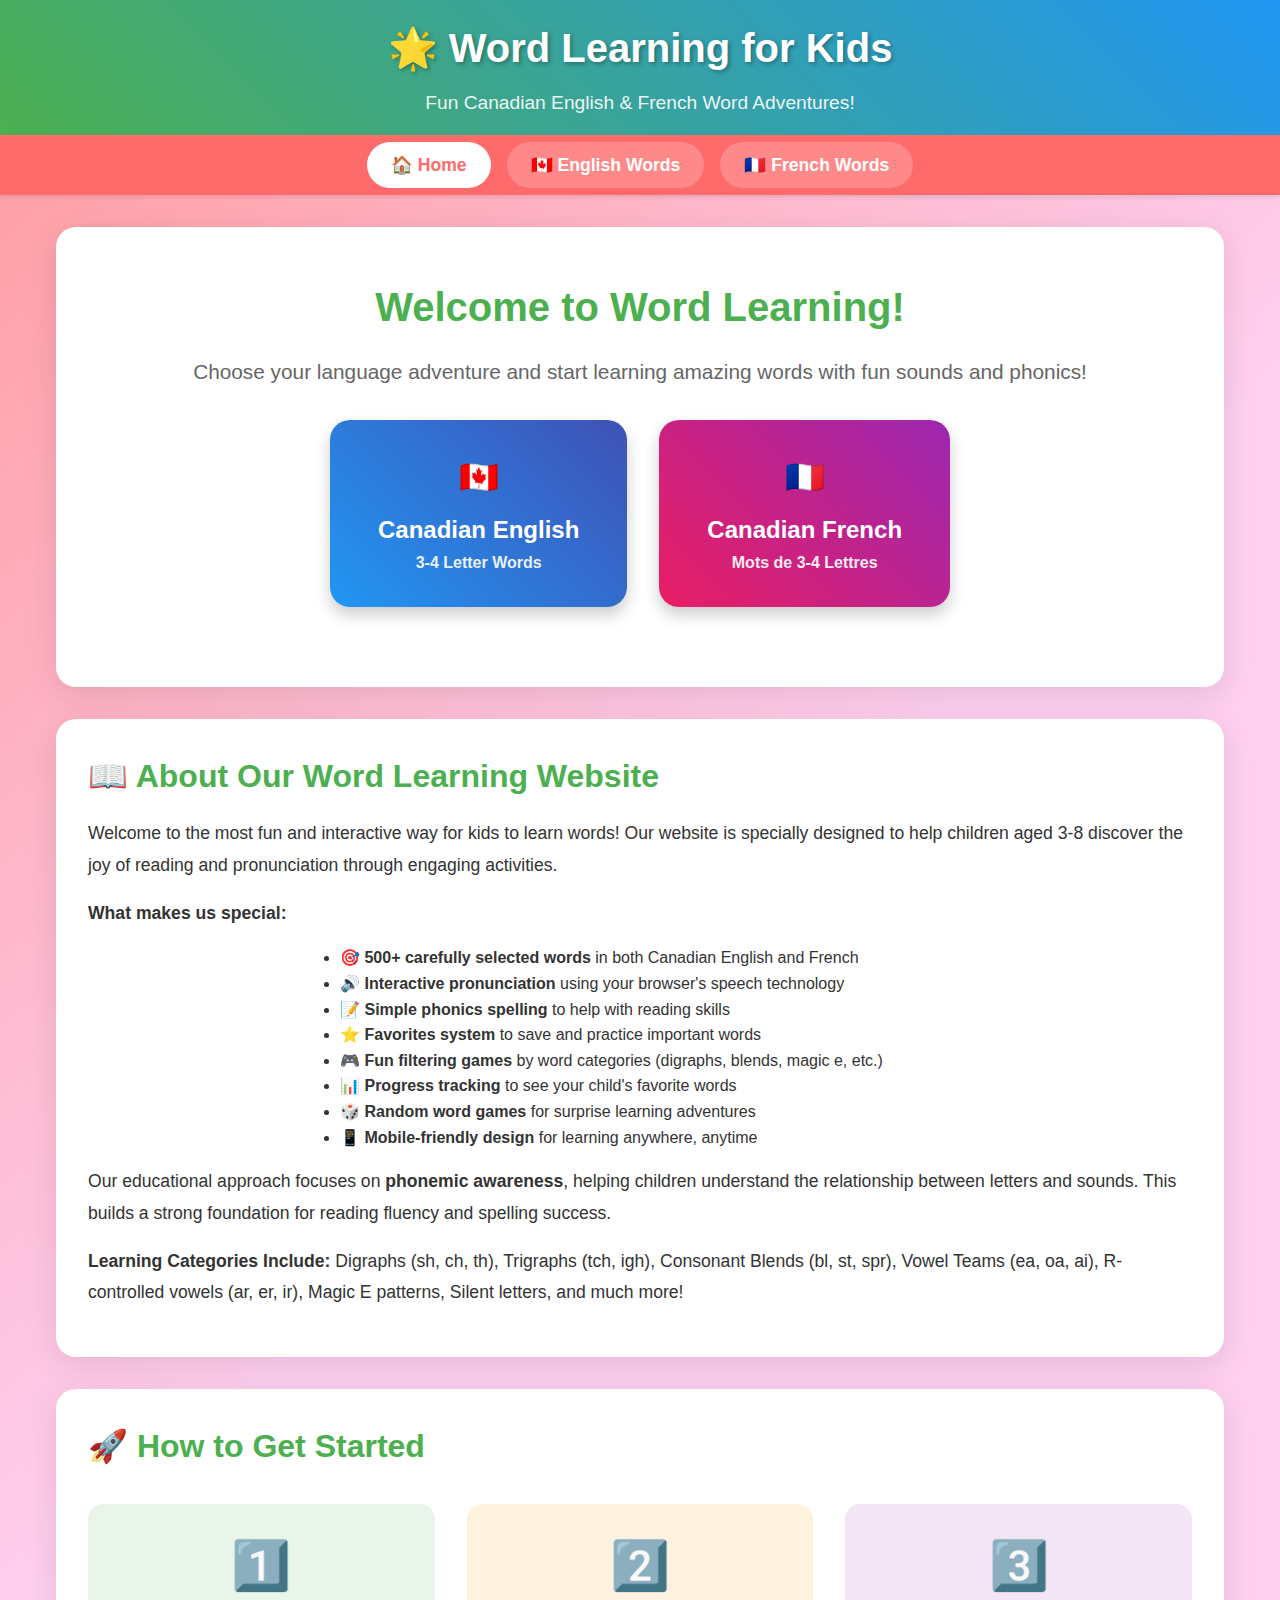
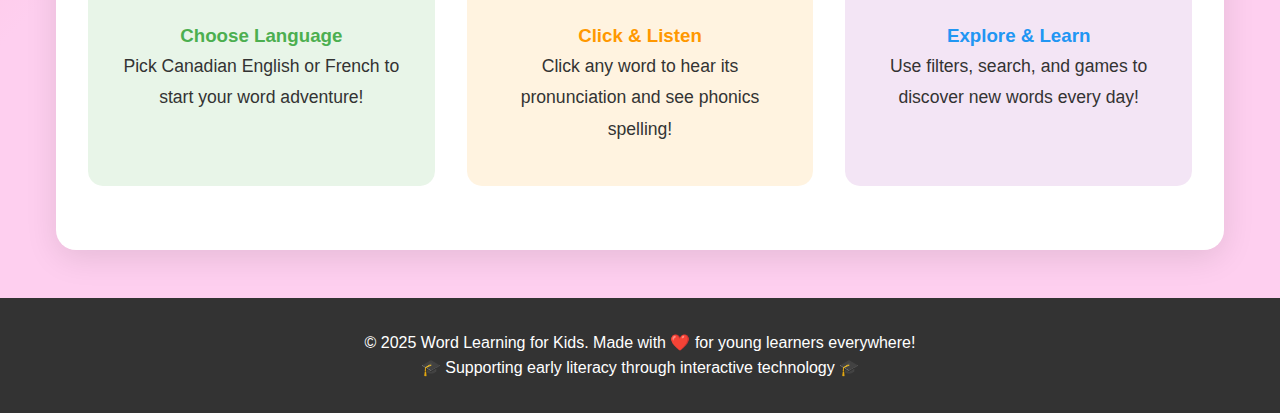
<file: index.html>
<!DOCTYPE html>
<html lang="en">
<head>
    <meta charset="UTF-8">
    <meta name="viewport" content="width=device-width, initial-scale=1.0">
    <title>Word Learning for Kids - Canadian English & French Words</title>
    <meta name="description" content="Fun and interactive word learning website for kids! Learn Canadian English and French 3-4 letter words with pronunciation, phonics, and games. Perfect for early readers and language learners.">
    <meta name="keywords" content="kids words, learning, phonics, Canadian English, Canadian French, children education, reading, pronunciation, vocabulary, 3 letter words, 4 letter words">
    <meta name="author" content="Word Learning for Kids">
    <meta name="robots" content="index, follow">
    
    <!-- Open Graph / Facebook -->
    <meta property="og:type" content="website">
    <meta property="og:title" content="Word Learning for Kids - Canadian English & French">
    <meta property="og:description" content="Fun and interactive word learning for kids with pronunciation and phonics!">
    <meta property="og:url" content="/">
    
    <!-- Twitter -->
    <meta property="twitter:card" content="summary_large_image">
    <meta property="twitter:title" content="Word Learning for Kids">
    <meta property="twitter:description" content="Fun and interactive word learning for kids with pronunciation and phonics!">
    
    <link rel="stylesheet" href="css/styles.css?v=2025081701">
    <link rel="icon" type="image/x-icon" href="data:image/svg+xml,<svg xmlns='http://www.w3.org/2000/svg' viewBox='0 0 100 100'><text y='.9em' font-size='90'>📚</text></svg>">
</head>
<body>
    <header>
        <h1>🌟 Word Learning for Kids</h1>
        <p>Fun Canadian English & French Word Adventures!</p>
    </header>

    <nav>
        <ul>
            <li><a href="index.html" class="active">🏠 Home</a></li>
            <li><a href="english.html">🇨🇦 English Words</a></li>
            <li><a href="french.html">🇫🇷 French Words</a></li>
        </ul>
    </nav>

    <main>
        <section class="hero-section fade-in">
            <h2>Welcome to Word Learning!</h2>
            <p>Choose your language adventure and start learning amazing words with fun sounds and phonics!</p>
            
            <div class="language-buttons">
                <a href="english.html" class="language-btn english">
                    <div style="font-size: 2rem; margin-bottom: 0.5rem;">🇨🇦</div>
                    <div>Canadian English</div>
                    <div style="font-size: 1rem; opacity: 0.9;">3-4 Letter Words</div>
                </a>
                
                <a href="french.html" class="language-btn french">
                    <div style="font-size: 2rem; margin-bottom: 0.5rem;">🇫🇷</div>
                    <div>Canadian French</div>
                    <div style="font-size: 1rem; opacity: 0.9;">Mots de 3-4 Lettres</div>
                </a>
            </div>
        </section>

        <section class="info-section fade-in">
            <h2>📖 About Our Word Learning Website</h2>
            <p>
                Welcome to the most fun and interactive way for kids to learn words! Our website is specially designed 
                to help children aged 3-8 discover the joy of reading and pronunciation through engaging activities.
            </p>
            <p>
                <strong>What makes us special:</strong>
            </p>
            <ul style="text-align: left; max-width: 600px; margin: 1rem auto;">
                <li>🎯 <strong>500+ carefully selected words</strong> in both Canadian English and French</li>
                <li>🔊 <strong>Interactive pronunciation</strong> using your browser's speech technology</li>
                <li>📝 <strong>Simple phonics spelling</strong> to help with reading skills</li>
                <li>⭐ <strong>Favorites system</strong> to save and practice important words</li>
                <li>🎮 <strong>Fun filtering games</strong> by word categories (digraphs, blends, magic e, etc.)</li>
                <li>📊 <strong>Progress tracking</strong> to see your child's favorite words</li>
                <li>🎲 <strong>Random word games</strong> for surprise learning adventures</li>
                <li>📱 <strong>Mobile-friendly design</strong> for learning anywhere, anytime</li>
            </ul>
            <p>
                Our educational approach focuses on <strong>phonemic awareness</strong>, helping children understand 
                the relationship between letters and sounds. This builds a strong foundation for reading fluency 
                and spelling success.
            </p>
            <p>
                <strong>Learning Categories Include:</strong>
                Digraphs (sh, ch, th), Trigraphs (tch, igh), Consonant Blends (bl, st, spr), 
                Vowel Teams (ea, oa, ai), R-controlled vowels (ar, er, ir), Magic E patterns, 
                Silent letters, and much more!
            </p>
        </section>

        <section class="info-section fade-in">
            <h2>🚀 How to Get Started</h2>
            <div style="display: grid; grid-template-columns: repeat(auto-fit, minmax(250px, 1fr)); gap: 2rem; margin: 2rem 0;">
                <div style="background: #e8f5e8; padding: 1.5rem; border-radius: 15px; text-align: center;">
                    <div style="font-size: 3rem; margin-bottom: 1rem;">1️⃣</div>
                    <h3 style="color: #4CAF50;">Choose Language</h3>
                    <p>Pick Canadian English or French to start your word adventure!</p>
                </div>
                <div style="background: #fff3e0; padding: 1.5rem; border-radius: 15px; text-align: center;">
                    <div style="font-size: 3rem; margin-bottom: 1rem;">2️⃣</div>
                    <h3 style="color: #FF9800;">Click & Listen</h3>
                    <p>Click any word to hear its pronunciation and see phonics spelling!</p>
                </div>
                <div style="background: #f3e5f5; padding: 1.5rem; border-radius: 15px; text-align: center;">
                    <div style="font-size: 3rem; margin-bottom: 1rem;">3️⃣</div>
                   
                    <h3 style="color: #2196F3;">Explore & Learn</h3>
                    <p>Use filters, search, and games to discover new words every day!</p>
                </div>
            </div>
        </section>
    </main>

    <footer>
        <p>&copy; 2025 Word Learning for Kids. Made with ❤️ for young learners everywhere!</p>
        <p>🎓 Supporting early literacy through interactive technology 🎓</p>
    </footer>

    <script src="js/app.js"></script>
</body>
</html>
</file>
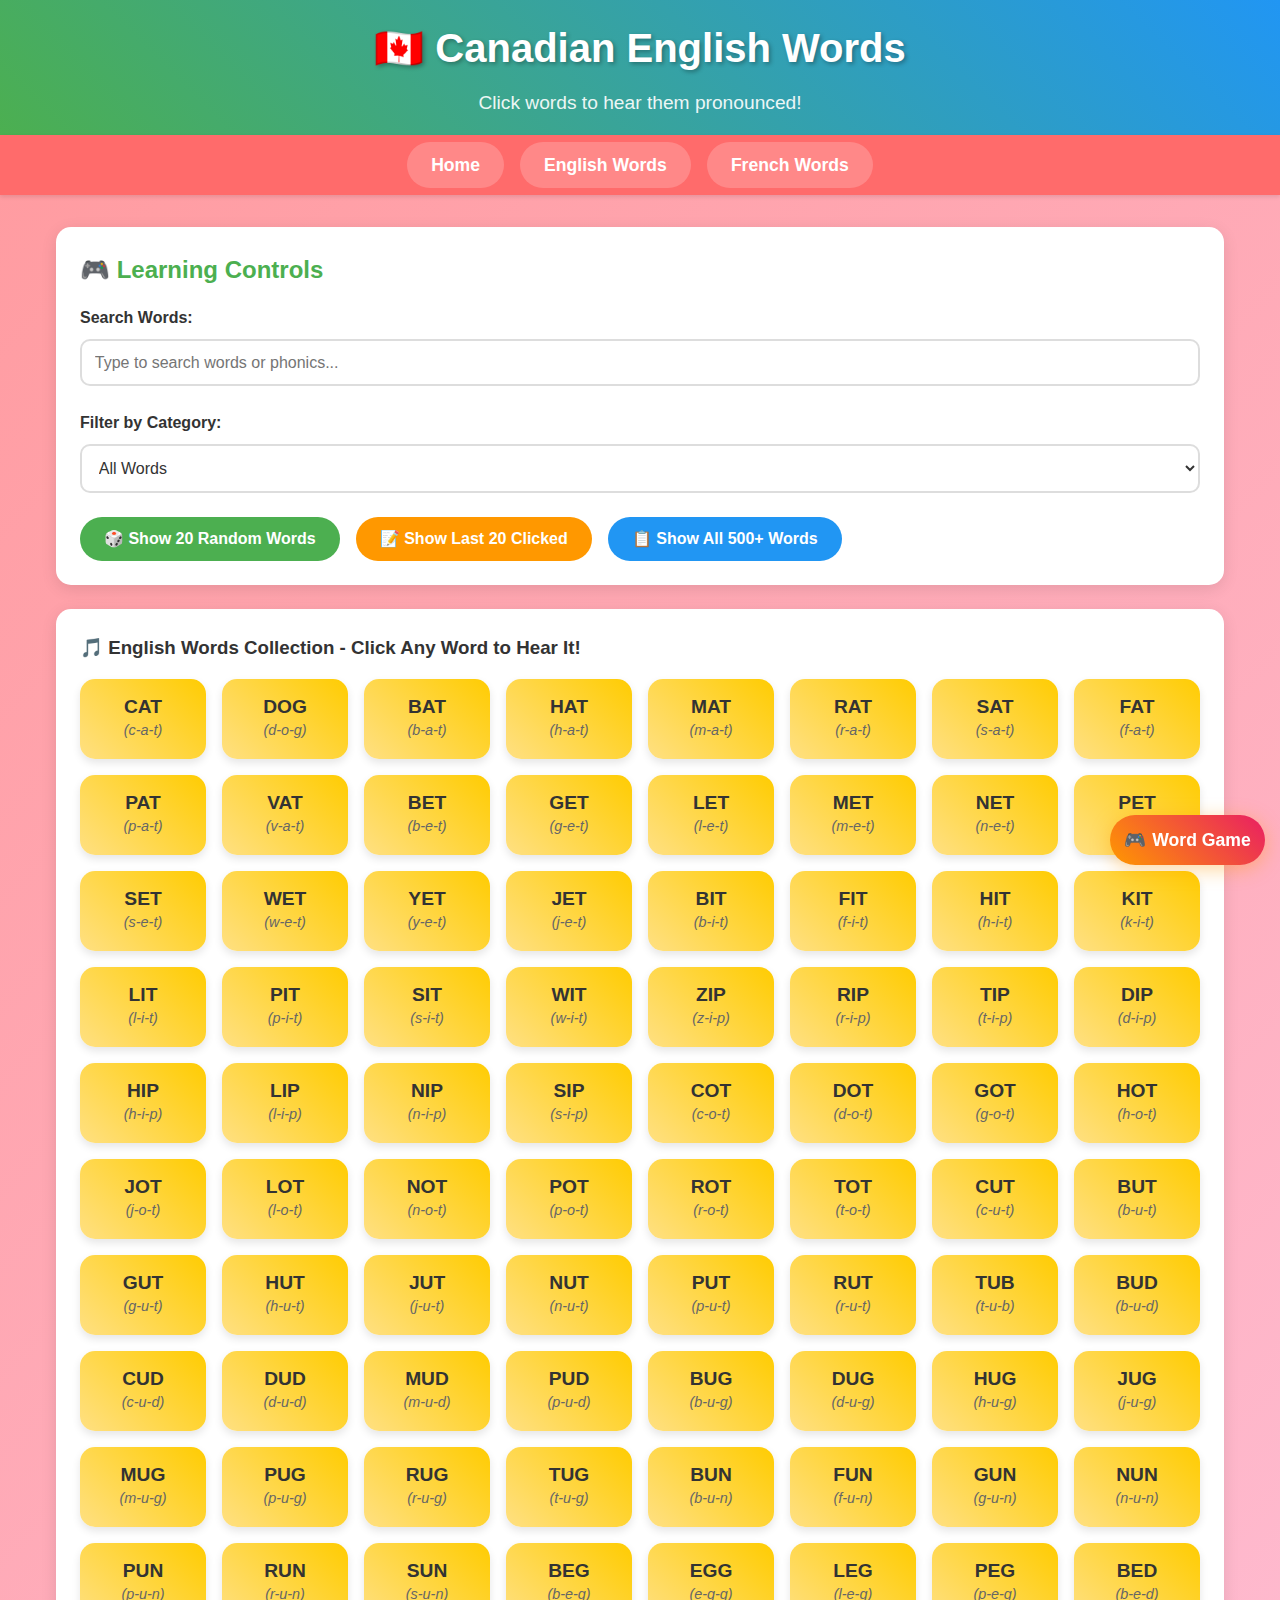
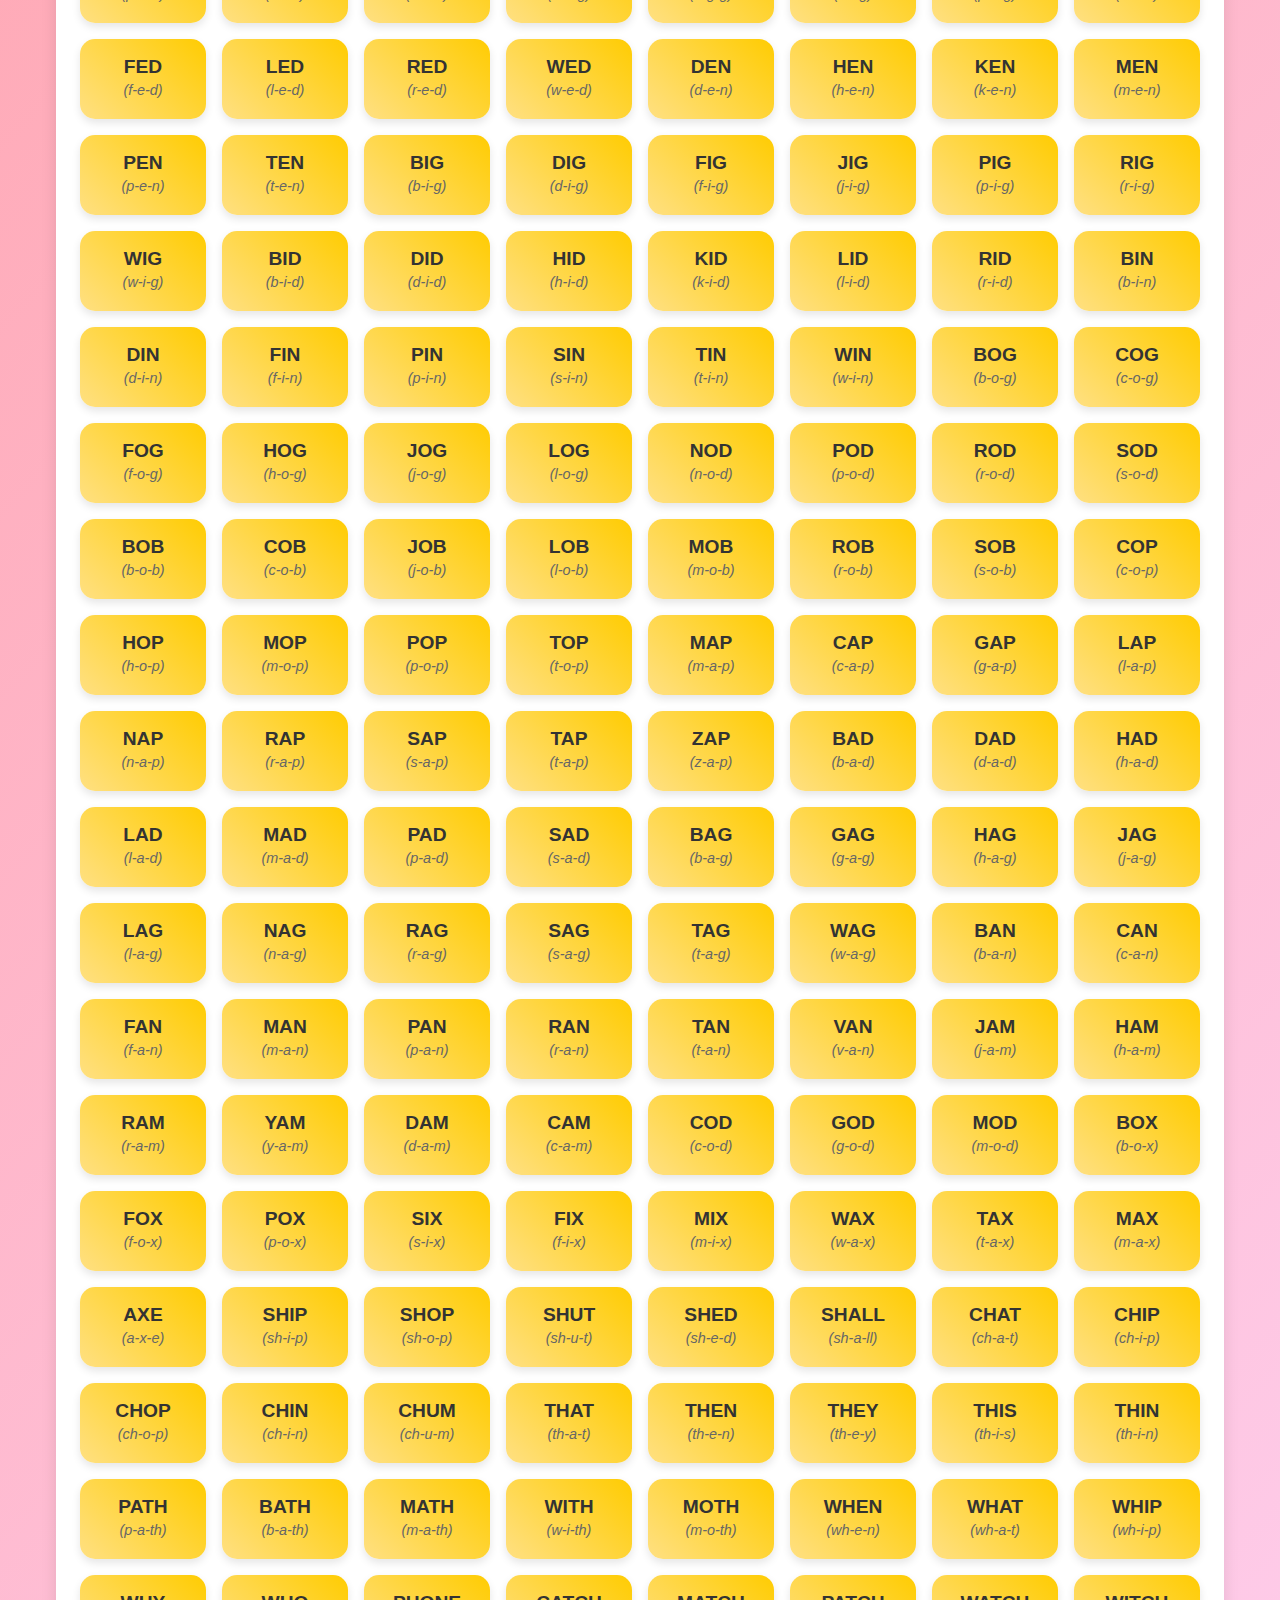
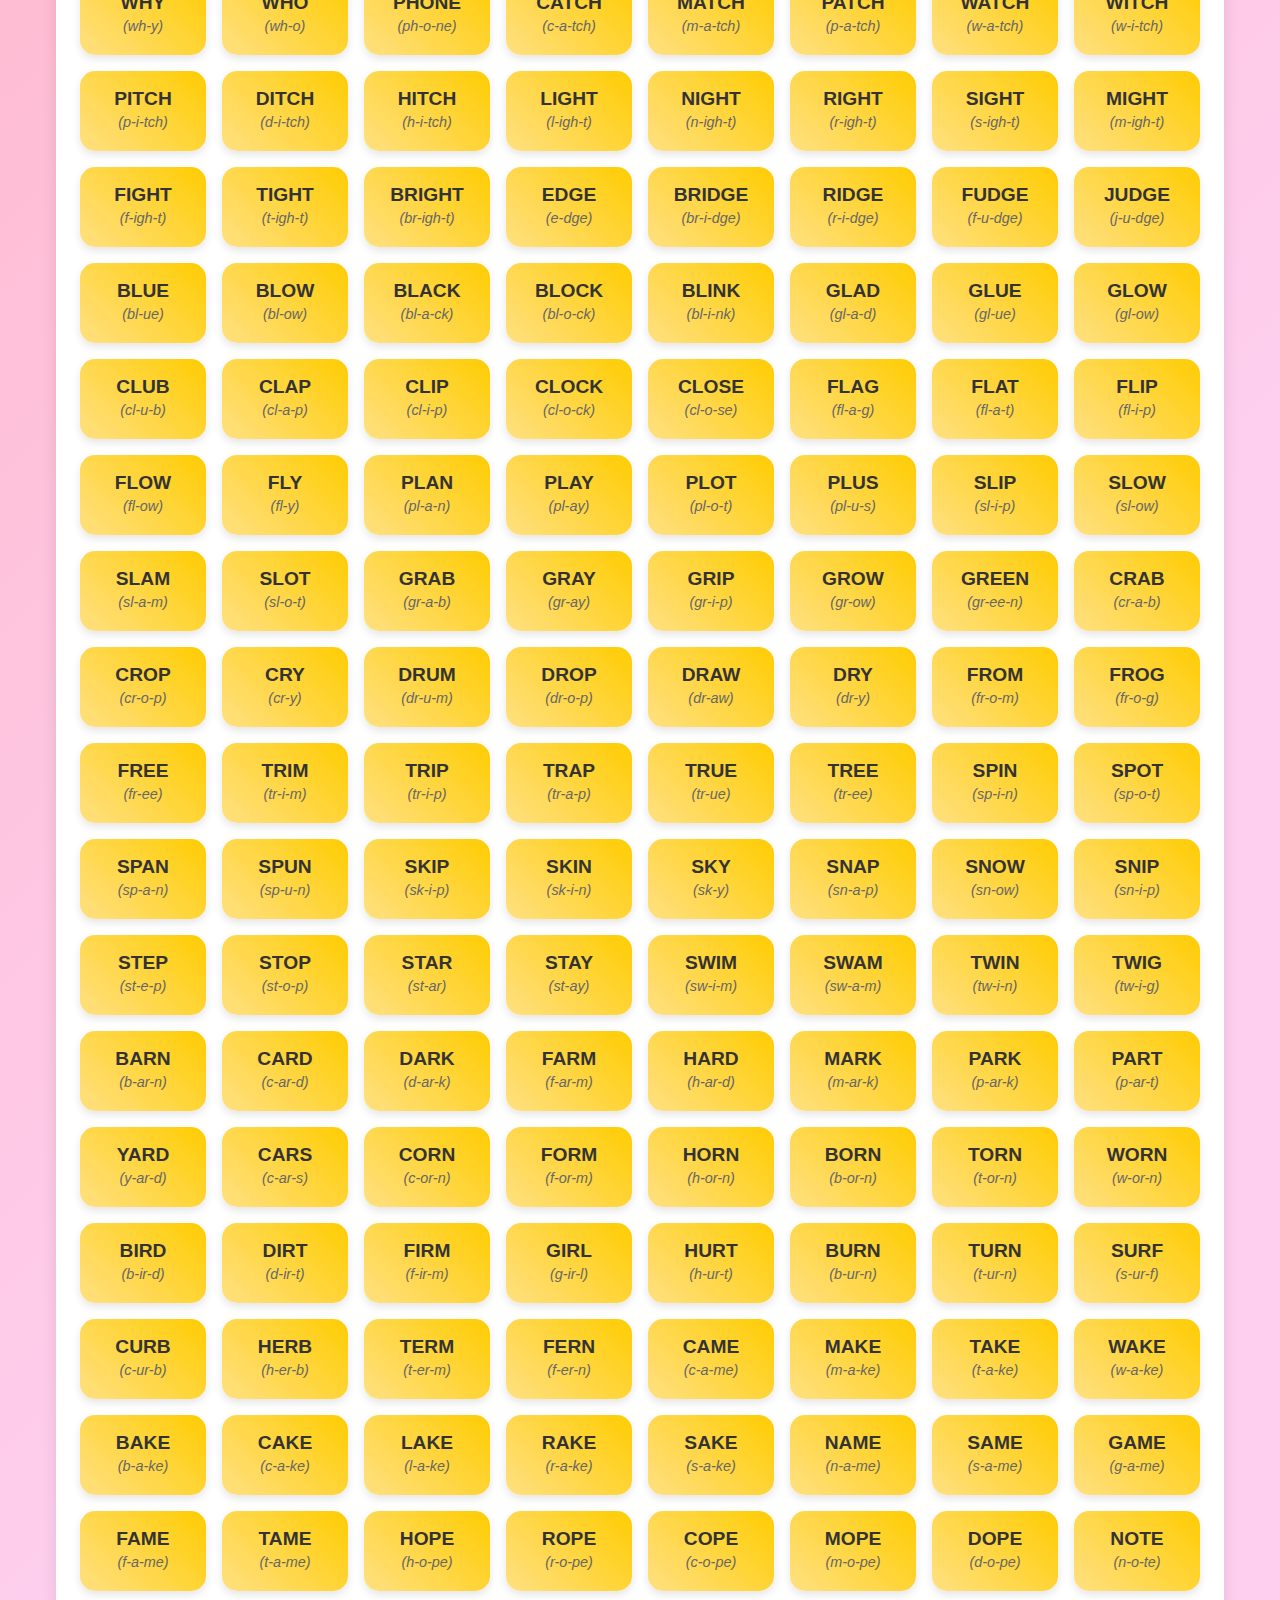
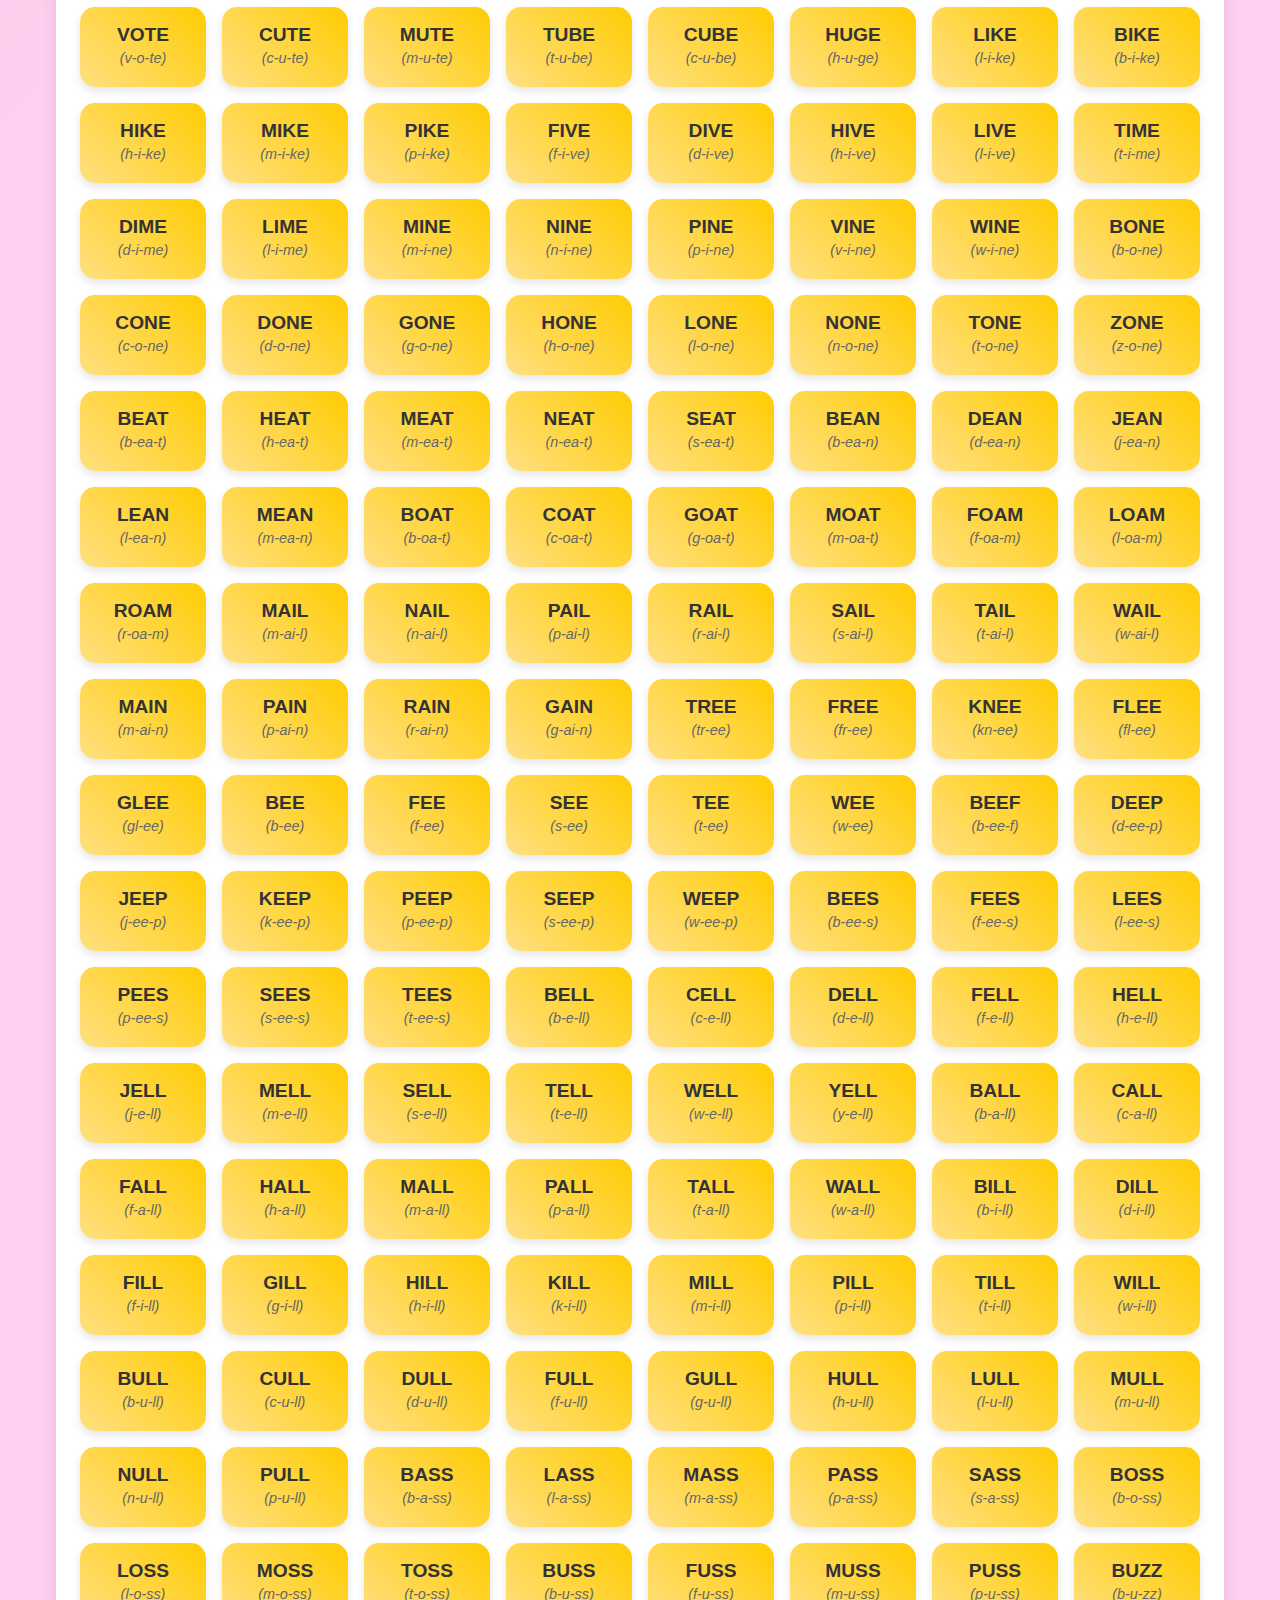
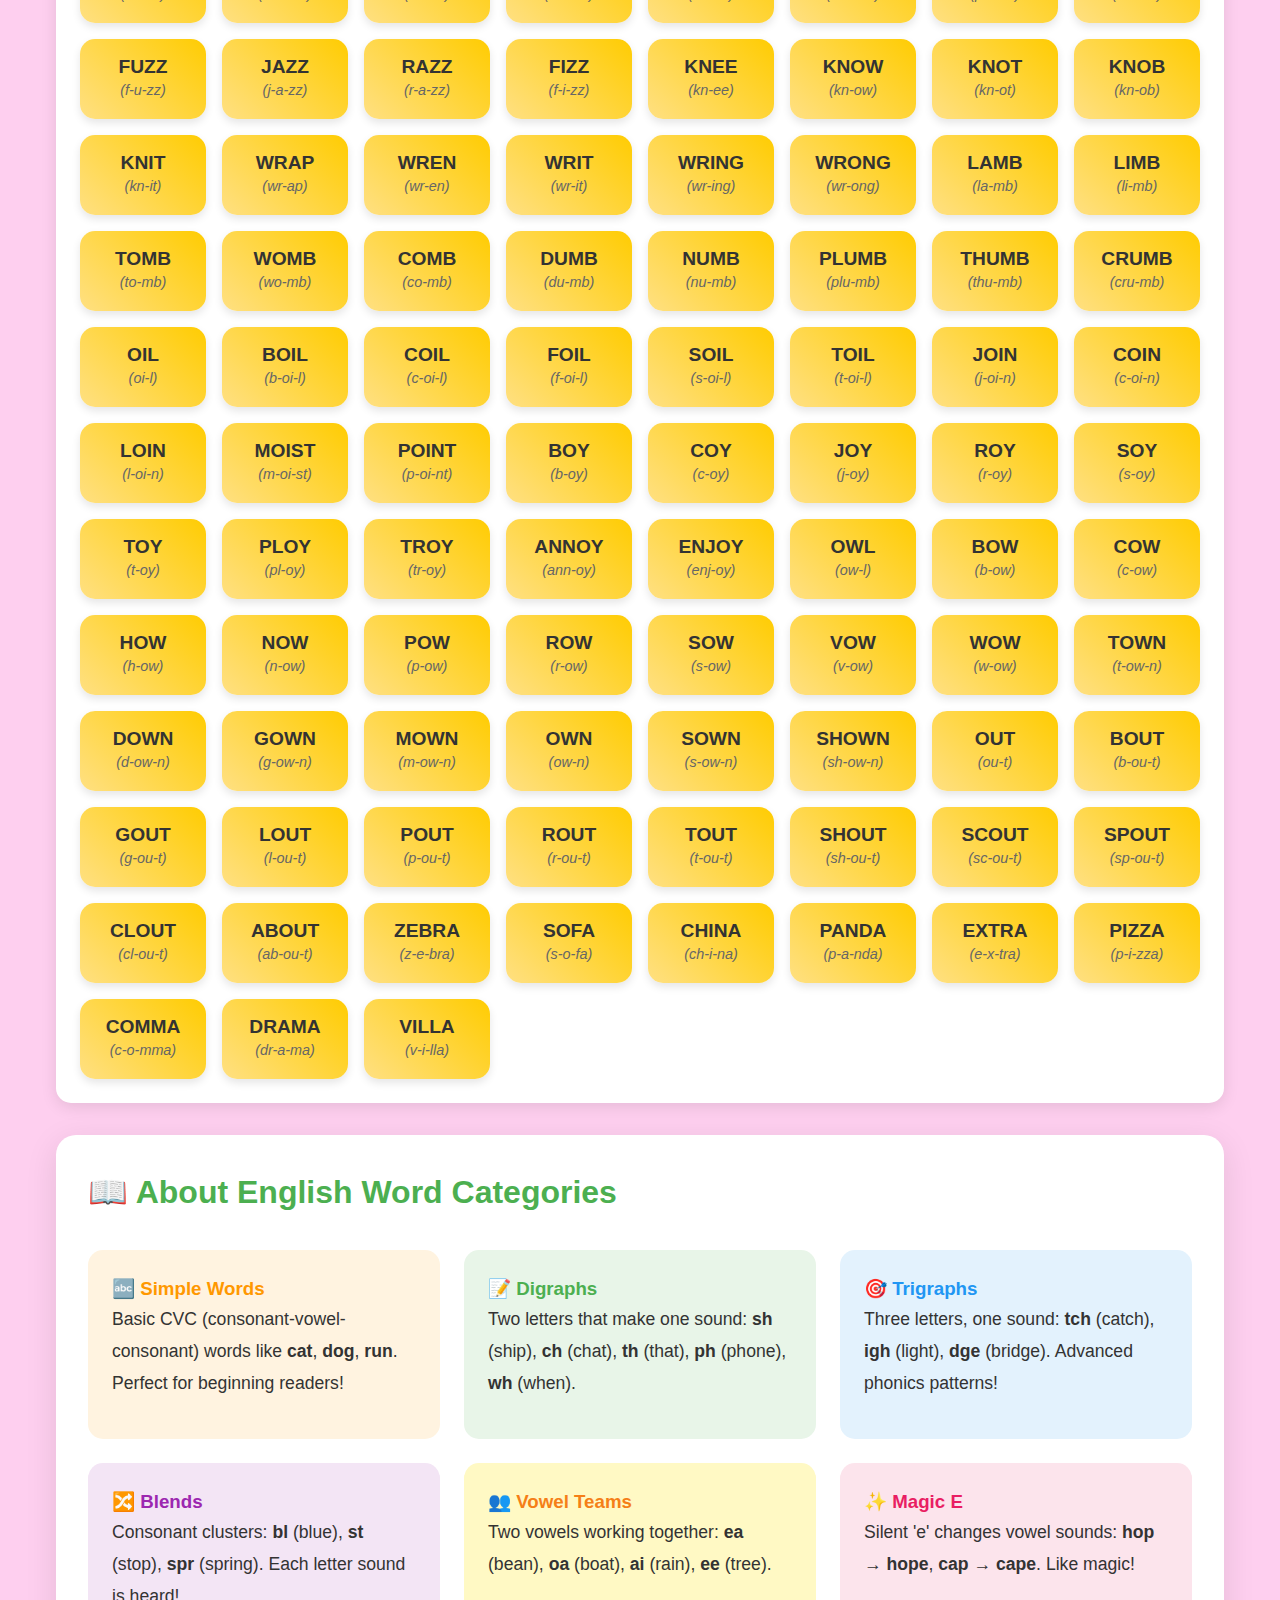
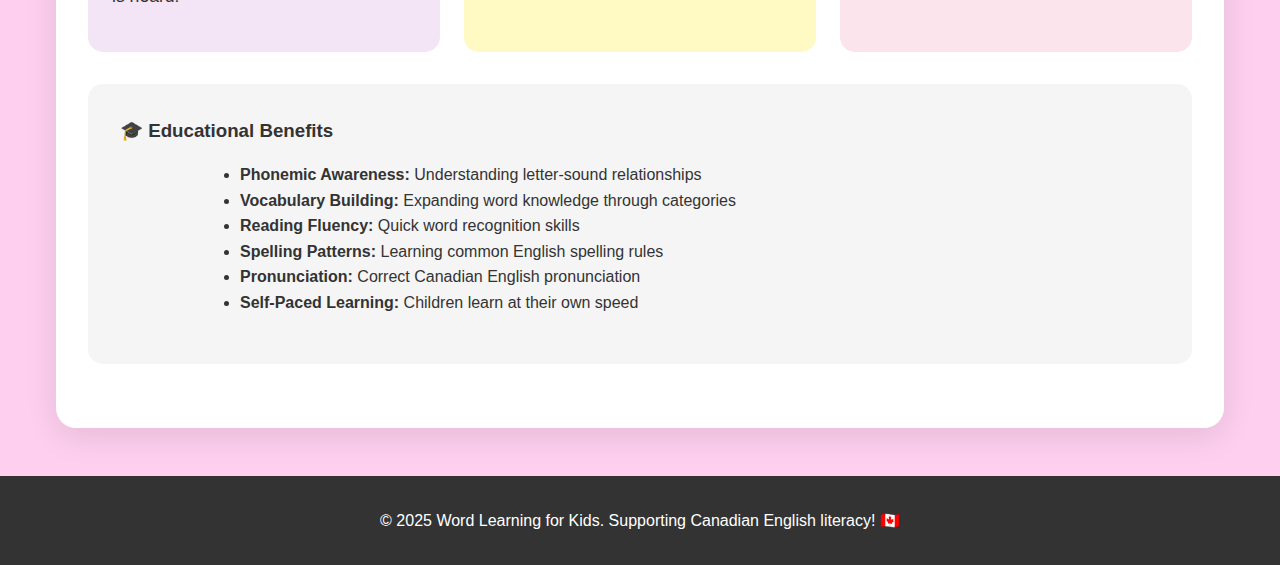
<file: english.html>
<!DOCTYPE html>
<html lang="en">
<head>
    <meta charset="UTF-8">
    <meta name="viewport" content="width=device-width, initial-scale=1.0">
    <title>Canadian English 3-4 Letter Words - Interactive Learning for Kids</title>
    <meta name="description" content="Learn 500+ Canadian English 3-4 letter words with interactive pronunciation, phonics, and fun educational games. Perfect for kids aged 3-8 learning to read.">
    <meta name="keywords" content="Canadian English words, 3 letter words, 4 letter words, kids phonics, pronunciation, reading, digraphs, blends, magic e, consonant clusters, vowel teams">
    <meta name="author" content="Word Learning for Kids">
    <meta name="robots" content="index, follow">
    
    <!-- Open Graph / Facebook -->
    <meta property="og:type" content="website">
    <meta property="og:title" content="Canadian English Words for Kids - Interactive Learning">
    <meta property="og:description" content="500+ English words with pronunciation and phonics for young learners!">
    <meta property="og:url" content="/english.html">
    
    <!-- Twitter -->
    <meta property="twitter:card" content="summary_large_image">
    <meta property="twitter:title" content="Canadian English Words for Kids">
    <meta property="twitter:description" content="Interactive English word learning with pronunciation and phonics!">
    
    <link rel="stylesheet" href="css/styles.css?v=2025081702">
    <link rel="icon" type="image/x-icon" href="data:image/svg+xml,<svg xmlns='http://www.w3.org/2000/svg' viewBox='0 0 100 100'><text y='.9em' font-size='90'>📚</text></svg>">
</head>
<body>
    <header>
        <h1>🇨🇦 Canadian English Words</h1>
        <p>Click words to hear them pronounced!</p>
    </header>

    <nav>
        <ul>
            <li><a href="index.html">Home</a></li>
            <li><a href="english.html">English Words</a></li>
            <li><a href="french.html">French Words</a></li>
        </ul>
    </nav>

    <main>
        <!-- Current Word Display -->
        <section class="current-word-display fade-in">
            <div class="current-word">Click a word to hear it!</div>
            <div class="current-phonics"></div>
            <p style="font-size: 0.9rem; color: #666; margin-top: 1rem;">
                💡 <strong>Tip:</strong> Click the word above to repeat pronunciation!
            </p>
        </section>

        <!-- Controls Section -->
        <section class="controls fade-in">
            <h3>🎮 Learning Controls</h3>
            
            <div class="control-group">
                <label for="search-bar">Search Words:</label>
                <input type="text" id="search-bar" class="search-bar" placeholder="Type to search words or phonics...">
            </div>

            <div class="control-group">
                <label for="filter-select">Filter by Category:</label>
                <select id="filter-select" class="filter-select">
                    <option value="all">All Words</option>
                    <!-- Options will be populated by JavaScript -->
                </select>
            </div>

            <div class="control-buttons">
                <button id="random-words-btn" class="btn">🎲 Show 20 Random Words</button>
                <button id="history-btn" class="btn secondary">📝 Show Last 20 Clicked</button>
                <button id="show-all-btn" class="btn primary">📋 Show All 500+ Words</button>
            </div>
        </section>

        <!-- Words Container -->
        <section class="words-container fade-in">
            <h3>🎵 English Words Collection - Click Any Word to Hear It!</h3>
            <div id="words-grid" class="words-grid">
                <div class="loading">Loading words...</div>
            </div>
        </section>

        <!-- Educational Information -->
        <section class="info-section fade-in" style="margin-top: 2rem;">
            <h2>📖 About English Word Categories</h2>
            <div class="feature-grid">
                <div class="feature-box bg-soft-orange">
                    <h3 style="color: #FF9800;">🔤 Simple Words</h3>
                    <p>Basic CVC (consonant-vowel-consonant) words like <strong>cat</strong>, <strong>dog</strong>, <strong>run</strong>. Perfect for beginning readers!</p>
                </div>
                <div class="feature-box bg-soft-green">
                    <h3 style="color: #4CAF50;">📝 Digraphs</h3>
                    <p>Two letters that make one sound: <strong>sh</strong> (ship), <strong>ch</strong> (chat), <strong>th</strong> (that), <strong>ph</strong> (phone), <strong>wh</strong> (when).</p>
                </div>
                <div class="feature-box bg-soft-blue">
                    <h3 style="color: #2196F3;">🎯 Trigraphs</h3>
                    <p>Three letters, one sound: <strong>tch</strong> (catch), <strong>igh</strong> (light), <strong>dge</strong> (bridge). Advanced phonics patterns!</p>
                </div>
                <div class="feature-box bg-soft-purple">
                    <h3 style="color: #9C27B0;">🔀 Blends</h3>
                    <p>Consonant clusters: <strong>bl</strong> (blue), <strong>st</strong> (stop), <strong>spr</strong> (spring). Each letter sound is heard!</p>
                </div>
                <div class="feature-box bg-soft-yellow">
                    <h3 style="color: #F57F17;">👥 Vowel Teams</h3>
                    <p>Two vowels working together: <strong>ea</strong> (bean), <strong>oa</strong> (boat), <strong>ai</strong> (rain), <strong>ee</strong> (tree).</p>
                </div>
                <div class="feature-box bg-soft-pink">
                    <h3 style="color: #E91E63;">✨ Magic E</h3>
                    <p>Silent 'e' changes vowel sounds: <strong>hop</strong> → <strong>hope</strong>, <strong>cap</strong> → <strong>cape</strong>. Like magic!</p>
                </div>
            </div>
            <div class="feature-box bg-soft-grey" style="padding: 2rem; margin: 2rem 0;">
                <h3 style="color: #333;">🎓 Educational Benefits</h3>
                <ul style="text-align: left; max-width: 800px; margin: 1rem auto;">
                    <li><strong>Phonemic Awareness:</strong> Understanding letter-sound relationships</li>
                    <li><strong>Vocabulary Building:</strong> Expanding word knowledge through categories</li>
                    <li><strong>Reading Fluency:</strong> Quick word recognition skills</li>
                    <li><strong>Spelling Patterns:</strong> Learning common English spelling rules</li>
                    <li><strong>Pronunciation:</strong> Correct Canadian English pronunciation</li>
                    <li><strong>Self-Paced Learning:</strong> Children learn at their own speed</li>
                </ul>
            </div>
        </section>
    </main>

    <!-- Floating Game Button -->
    <button class="floating-game-btn" id="floating-game-btn" title="Play English Word Games!" aria-label="Open word game">
        <span aria-hidden="true">🎮</span>
        <span>Word Game</span>
    </button>

    <!-- Word Game Modal -->
    <div id="game-modal" class="game-modal" role="dialog" aria-modal="true" aria-labelledby="game-title" aria-describedby="game-word">
        <div class="game-container" tabindex="-1">
            <div class="game-header">
                <h2 id="game-title">🎮 Fill in the Missing Letters!</h2>
                <div class="game-stats">
                    <span class="score">Score: <span id="game-score">0/10</span></span>
                    <span class="timer">⏰ <span id="game-timer">10</span>s</span>
                    <button id="close-game" class="close-btn">✕</button>
                </div>
            </div>
            
            <div class="game-content">
                <div class="word-display">
                    <div class="current-game-word" id="game-word">_AT</div>
                    <button id="listen-again-btn" class="listen-btn">🔊 Listen Again</button>
                </div>
                
                <div class="letter-options">
                    <button class="letter-option" data-letter="C">C</button>
                    <button class="letter-option" data-letter="B">B</button>
                    <button class="letter-option" data-letter="H">H</button>
                    <button class="letter-option" data-letter="M">M</button>
                </div>
                
                <div class="game-feedback" id="game-feedback">
                    <!-- Feedback messages appear here -->
                </div>
            </div>
            
            <div class="game-results" id="game-results" style="display: none;">
                <h3>🎉 Game Complete!</h3>
                <div class="final-score">Final Score: <span id="final-score">0/10</span></div>
                <div class="results-message" id="results-message">Great job!</div>
                <button id="play-again-btn" class="btn primary">🎮 Play Again</button>
                <button id="close-results-btn" class="btn secondary">❌ Close</button>
            </div>
        </div>
    </div>

    <footer>
        <p>&copy; 2025 Word Learning for Kids. Supporting Canadian English literacy! 🇨🇦</p>
    </footer>

    <script src="js/app.js"></script>
    <script>
        // Auto-open game modal if coming from index page
        document.addEventListener('DOMContentLoaded', function() {
            const urlParams = new URLSearchParams(window.location.search);
            if (urlParams.get('autoGame') === 'true') {
                // Wait a bit for the app to fully initialize
                setTimeout(() => {
                    if (window.wordApp && window.wordApp.startWordGame) {
                        window.wordApp.startWordGame();
                        // Clean up URL parameter
                        window.history.replaceState({}, document.title, window.location.pathname);
                    }
                }, 800);
            }
        });
    </script>
</body>
</html>
</file>
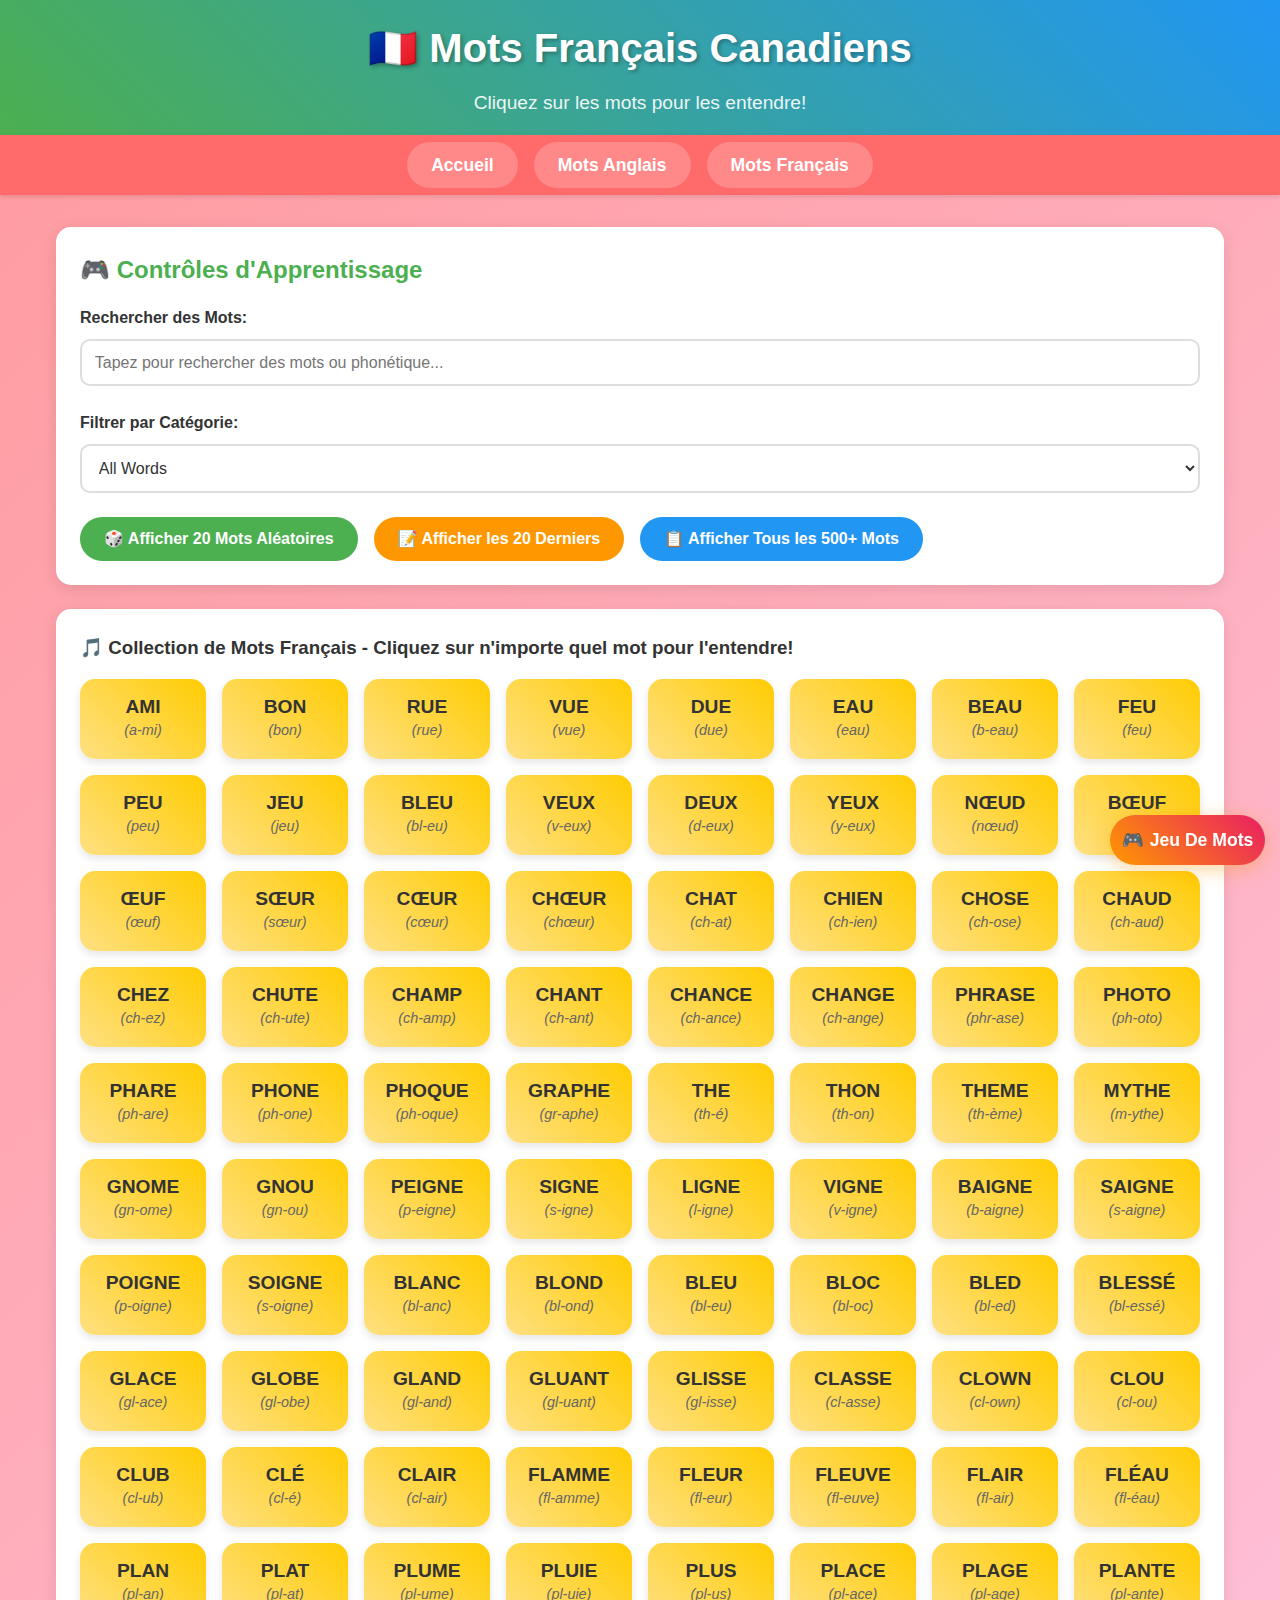
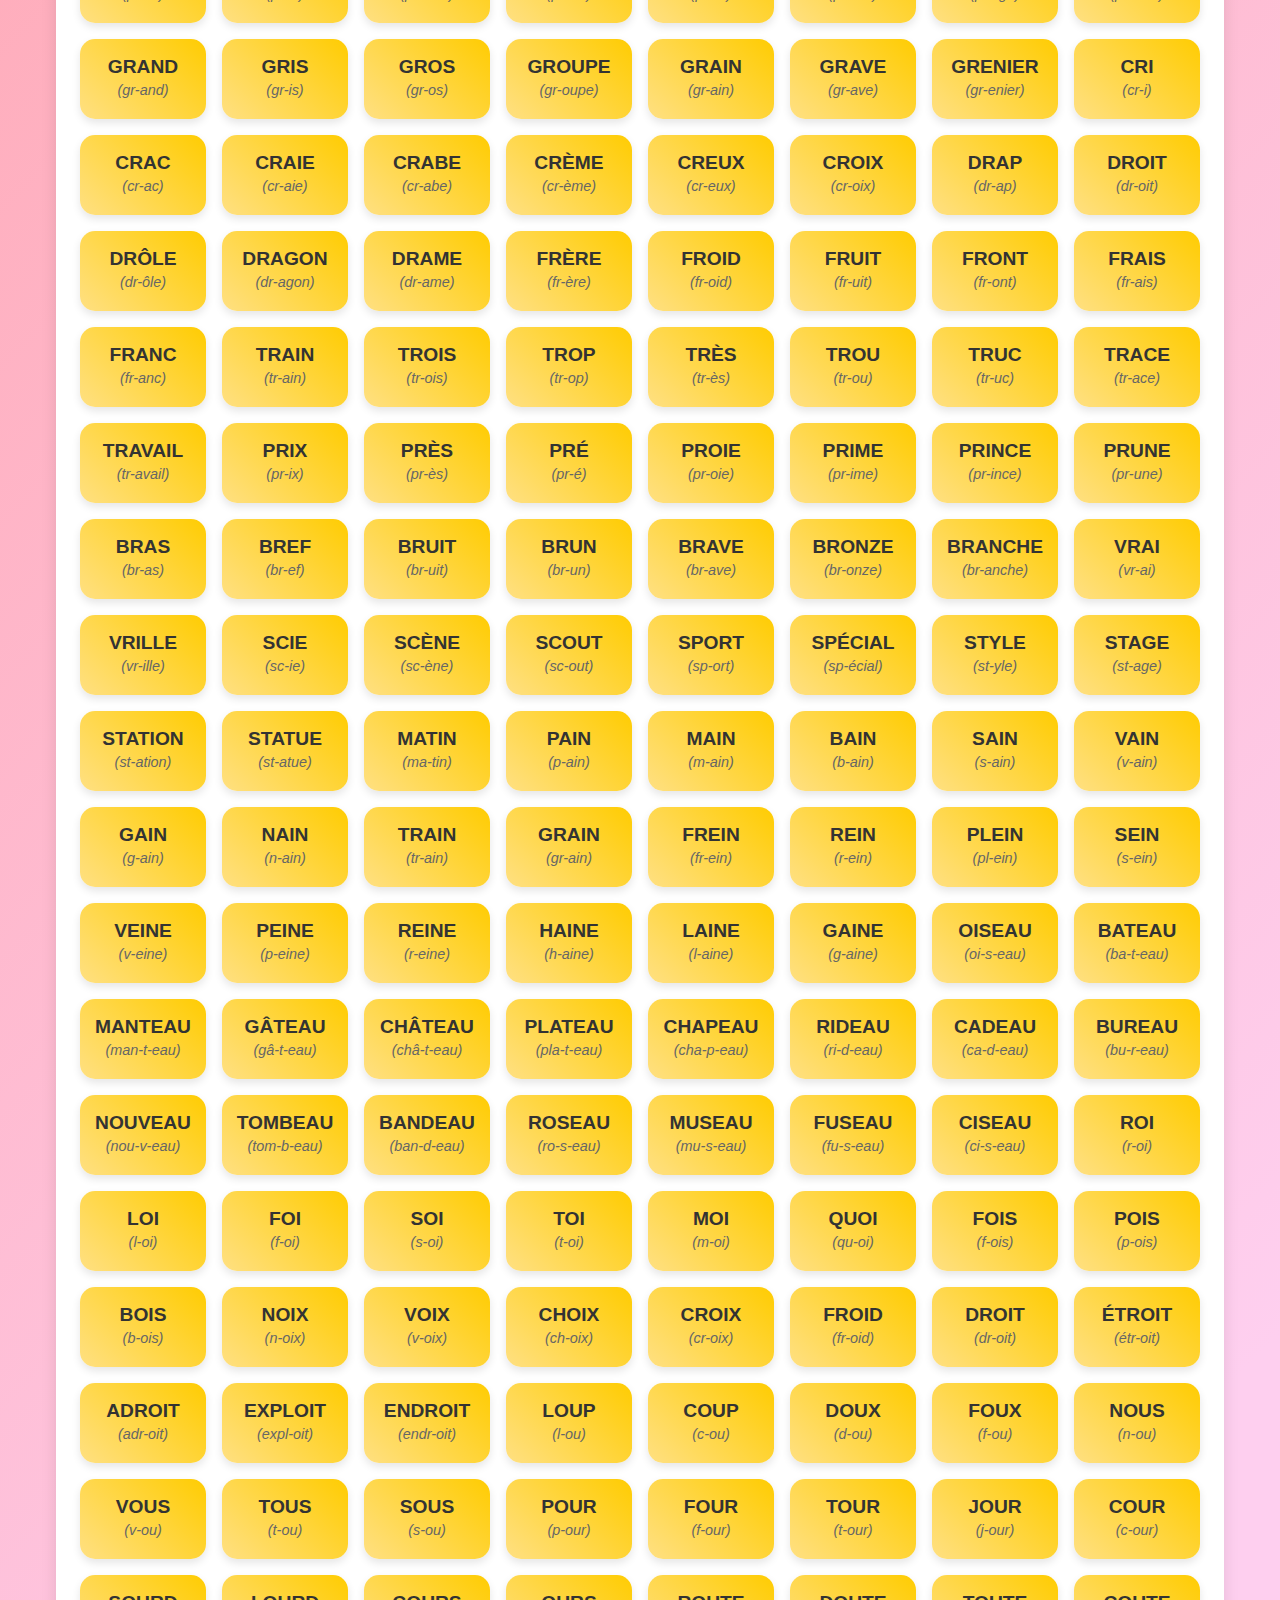
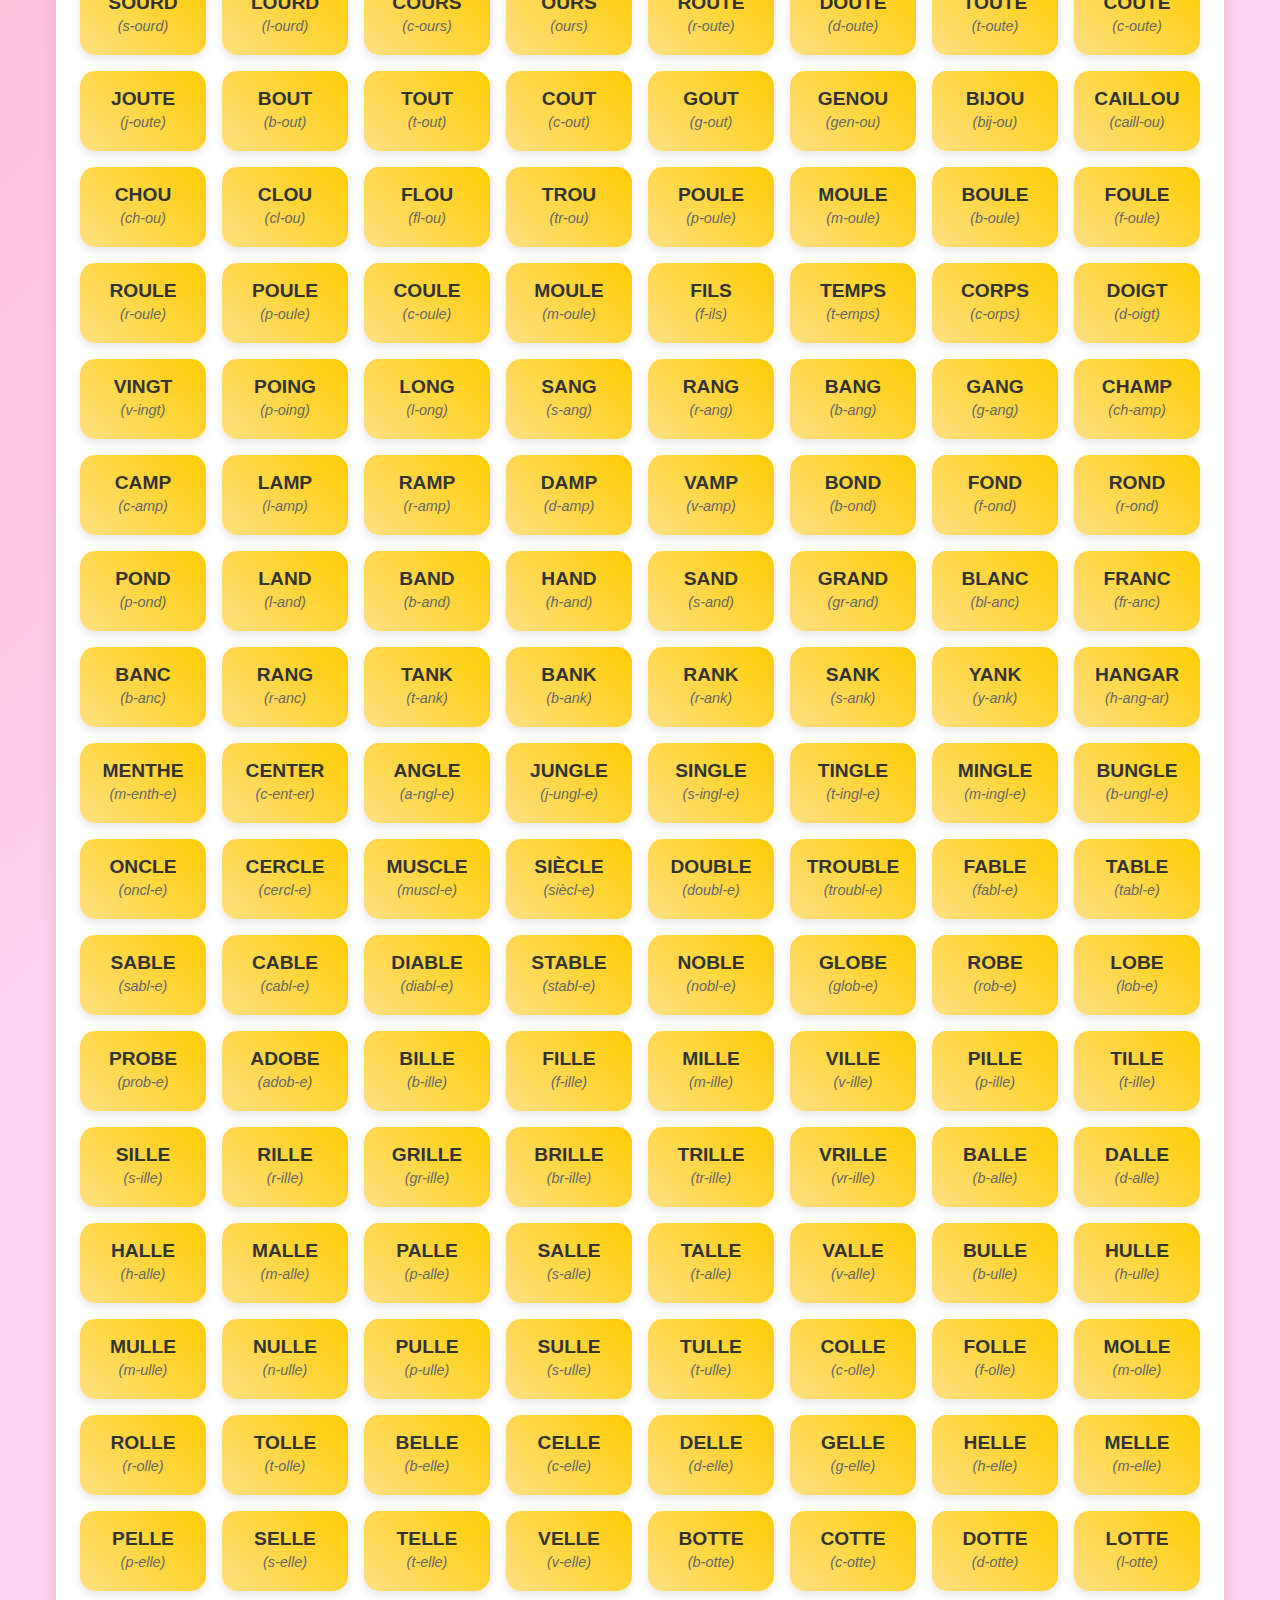
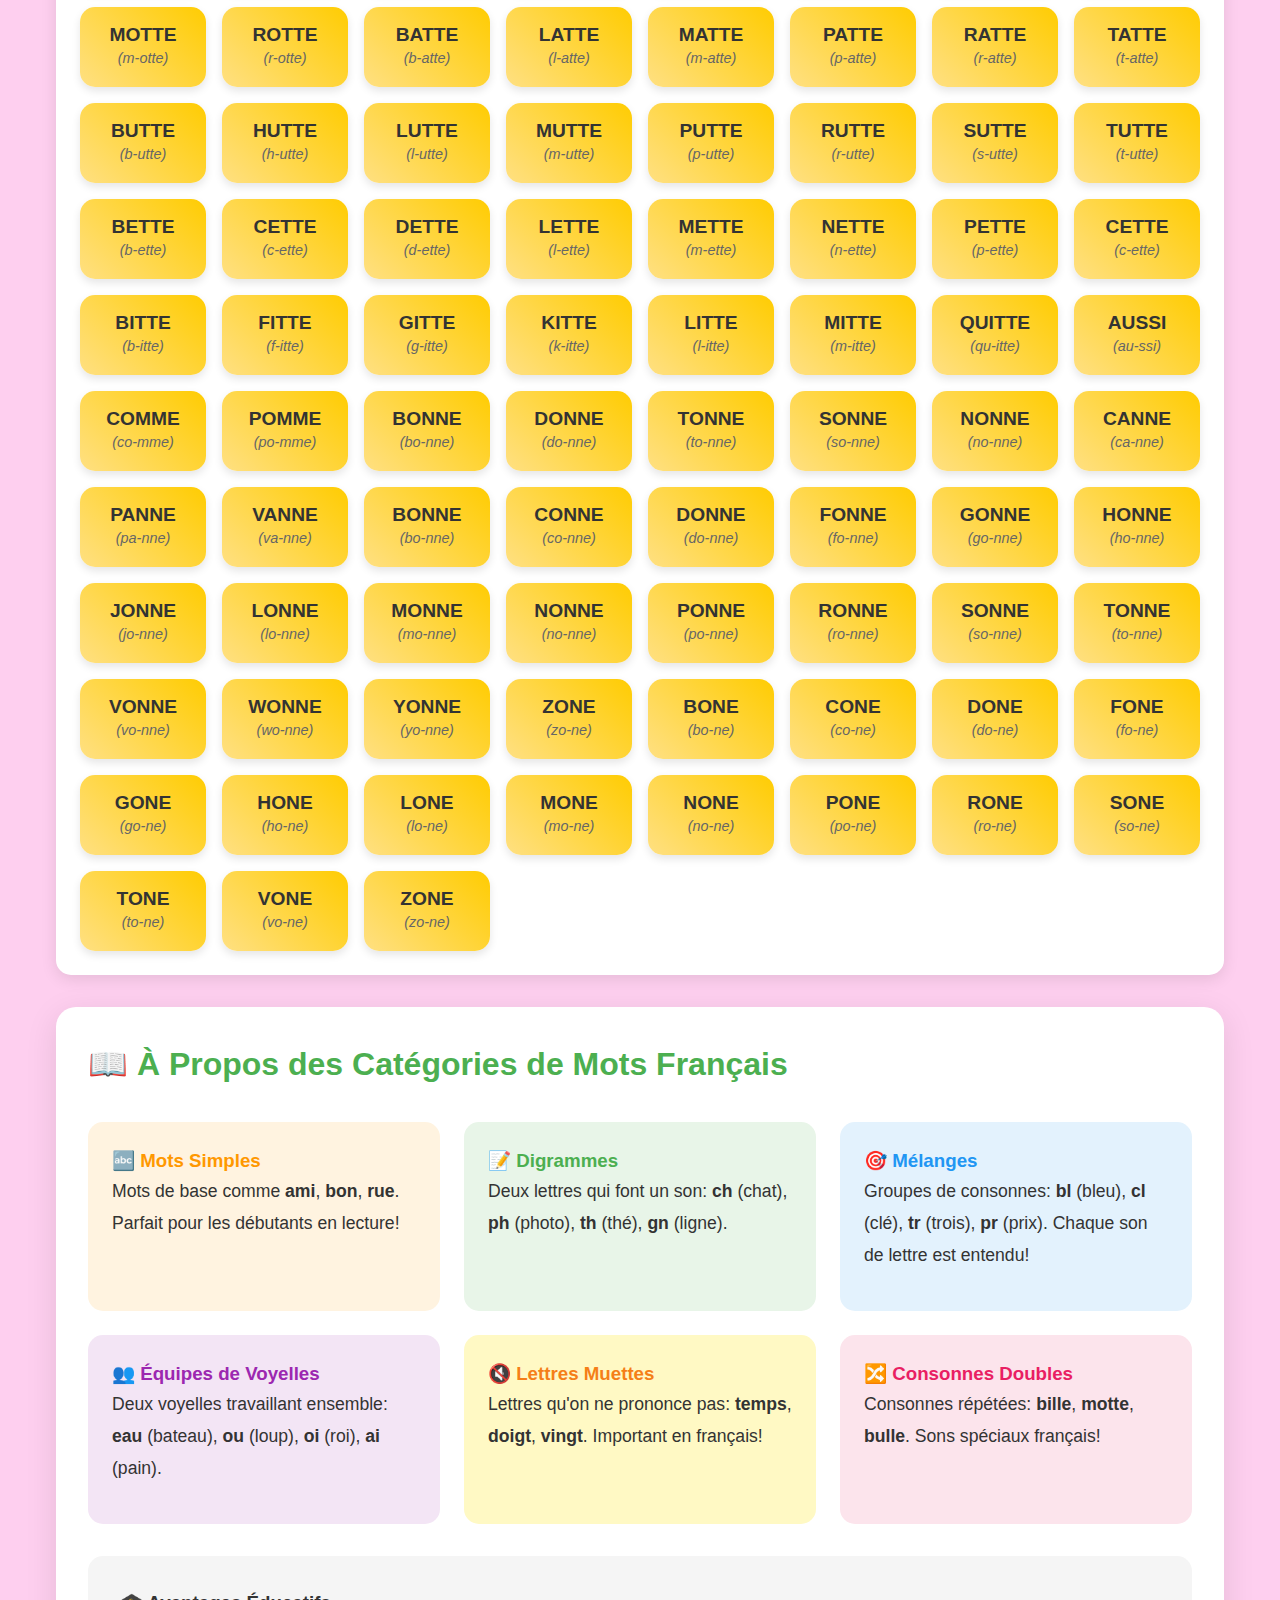
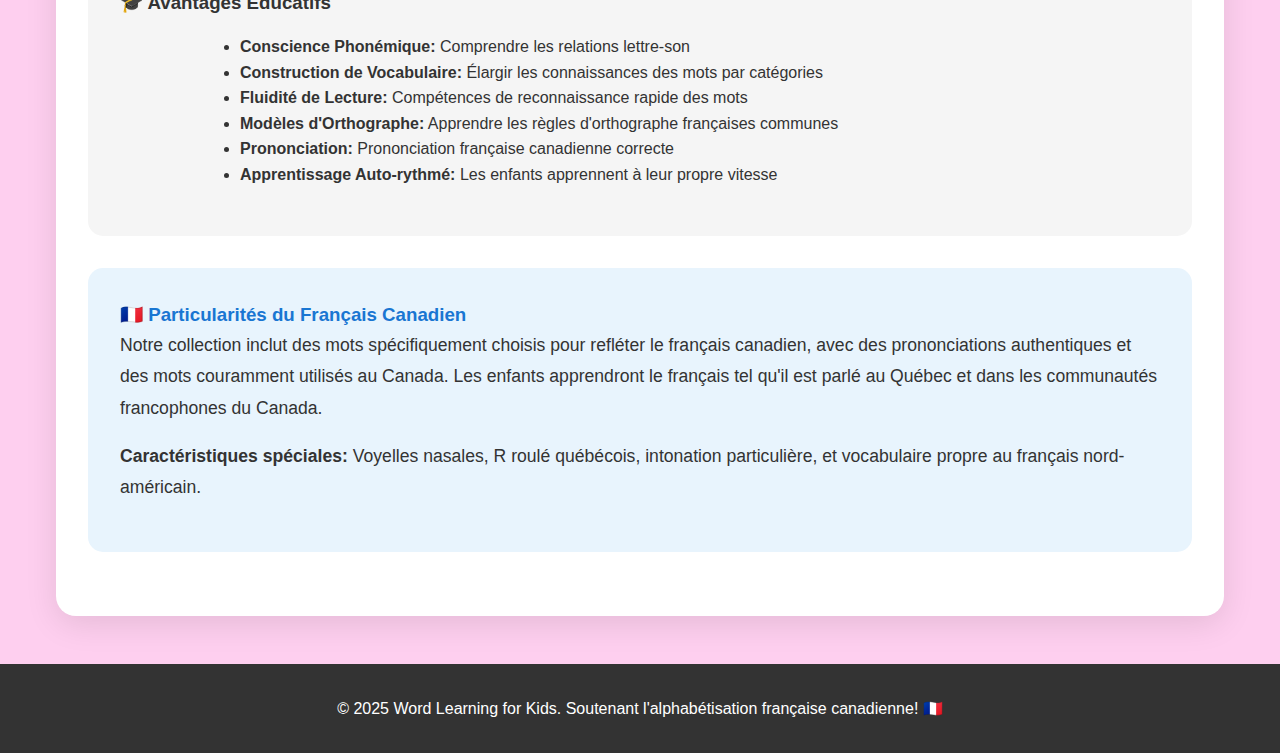
<file: french.html>
<!DOCTYPE html>
<html lang="fr">
<head>
    <meta charset="UTF-8">
    <meta name="viewport" content="width=device-width, initial-scale=1.0">
    <title>Mots Français Canadiens 3-4 Lettres - Apprentissage Interactif pour Enfants</title>
    <meta name="description" content="Apprenez 500+ mots français canadiens de 3-4 lettres avec prononciation interactive, phonétique, et jeux éducatifs amusants. Parfait pour les enfants de 3-8 ans.">
    <meta name="keywords" content="mots français canadiens, 3 lettres, 4 lettres, phonétique enfants, prononciation, lecture, digrammes, mélanges, voyelles, consonnes">
    <meta name="author" content="Word Learning for Kids">
    <meta name="robots" content="index, follow">
    
    <!-- Open Graph / Facebook -->
    <meta property="og:type" content="website">
    <meta property="og:title" content="Mots Français pour Enfants - Apprentissage Interactif">
    <meta property="og:description" content="500+ mots français avec prononciation et phonétique pour jeunes apprenants!">
    <meta property="og:url" content="/french.html">
    
    <!-- Twitter -->
    <meta property="twitter:card" content="summary_large_image">
    <meta property="twitter:title" content="Mots Français pour Enfants">
    <meta property="twitter:description" content="Apprentissage interactif des mots français avec prononciation et phonétique!">
    
    <link rel="stylesheet" href="css/styles.css?v=2025081702">
    <link rel="icon" type="image/x-icon" href="data:image/svg+xml,<svg xmlns='http://www.w3.org/2000/svg' viewBox='0 0 100 100'><text y='.9em' font-size='90'>📚</text></svg>">
</head>
<body>
    <header>
        <h1>🇫🇷 Mots Français Canadiens</h1>
        <p>Cliquez sur les mots pour les entendre!</p>
    </header>

    <nav>
        <ul>
            <li><a href="index.html">Accueil</a></li>
            <li><a href="english.html">Mots Anglais</a></li>
            <li><a href="french.html">Mots Français</a></li>
        </ul>
    </nav>

    <main>
        <!-- Current Word Display -->
        <section class="current-word-display fade-in">
            <div class="current-word">Cliquez sur un mot pour l'entendre!</div>
            <div class="current-phonics"></div>
            <p style="font-size: 0.9rem; color: #666; margin-top: 1rem;">
                💡 <strong>Astuce:</strong> Cliquez sur le mot ci-dessus pour répéter la prononciation!
            </p>
        </section>

        <!-- Controls Section -->
        <section class="controls fade-in">
            <h3>🎮 Contrôles d'Apprentissage</h3>
            
            <div class="control-group">
                <label for="search-bar">Rechercher des Mots:</label>
                <input type="text" id="search-bar" class="search-bar" placeholder="Tapez pour rechercher des mots ou phonétique...">
            </div>

            <div class="control-group">
                <label for="filter-select">Filtrer par Catégorie:</label>
                <select id="filter-select" class="filter-select">
                    <option value="all">Tous les Mots</option>
                    <!-- Options will be populated by JavaScript -->
                </select>
            </div>

            <div class="control-buttons">
                <button id="random-words-btn" class="btn">🎲 Afficher 20 Mots Aléatoires</button>
                <button id="history-btn" class="btn secondary">📝 Afficher les 20 Derniers</button>
                <button id="show-all-btn" class="btn primary">📋 Afficher Tous les 500+ Mots</button>
            </div>
        </section>

        <!-- Words Container -->
        <section class="words-container fade-in">
            <h3>🎵 Collection de Mots Français - Cliquez sur n'importe quel mot pour l'entendre!</h3>
            <div id="words-grid" class="words-grid">
                <div class="loading">Chargement des mots...</div>
            </div>
        </section>

        <!-- Educational Information -->
        <section class="info-section fade-in" style="margin-top: 2rem;">
            <h2>📖 À Propos des Catégories de Mots Français</h2>
            <div class="feature-grid">
                <div class="feature-box bg-soft-orange">
                    <h3 style="color: #FF9800;">🔤 Mots Simples</h3>
                    <p>Mots de base comme <strong>ami</strong>, <strong>bon</strong>, <strong>rue</strong>. Parfait pour les débutants en lecture!</p>
                </div>
                <div class="feature-box bg-soft-green">
                    <h3 style="color: #4CAF50;">📝 Digrammes</h3>
                    <p>Deux lettres qui font un son: <strong>ch</strong> (chat), <strong>ph</strong> (photo), <strong>th</strong> (thé), <strong>gn</strong> (ligne).</p>
                </div>
                <div class="feature-box bg-soft-blue">
                    <h3 style="color: #2196F3;">🎯 Mélanges</h3>
                    <p>Groupes de consonnes: <strong>bl</strong> (bleu), <strong>cl</strong> (clé), <strong>tr</strong> (trois), <strong>pr</strong> (prix). Chaque son de lettre est entendu!</p>
                </div>
                <div class="feature-box bg-soft-purple">
                    <h3 style="color: #9C27B0;">👥 Équipes de Voyelles</h3>
                    <p>Deux voyelles travaillant ensemble: <strong>eau</strong> (bateau), <strong>ou</strong> (loup), <strong>oi</strong> (roi), <strong>ai</strong> (pain).</p>
                </div>
                <div class="feature-box bg-soft-yellow">
                    <h3 style="color: #F57F17;">🔇 Lettres Muettes</h3>
                    <p>Lettres qu'on ne prononce pas: <strong>temps</strong>, <strong>doigt</strong>, <strong>vingt</strong>. Important en français!</p>
                </div>
                <div class="feature-box bg-soft-pink">
                    <h3 style="color: #E91E63;">🔀 Consonnes Doubles</h3>
                    <p>Consonnes répétées: <strong>bille</strong>, <strong>motte</strong>, <strong>bulle</strong>. Sons spéciaux français!</p>
                </div>
            </div>
            <div class="feature-box bg-soft-grey" style="padding: 2rem; margin: 2rem 0;">
                <h3 style="color: #333;">🎓 Avantages Éducatifs</h3>
                <ul style="text-align: left; max-width: 800px; margin: 1rem auto;">
                    <li><strong>Conscience Phonémique:</strong> Comprendre les relations lettre-son</li>
                    <li><strong>Construction de Vocabulaire:</strong> Élargir les connaissances des mots par catégories</li>
                    <li><strong>Fluidité de Lecture:</strong> Compétences de reconnaissance rapide des mots</li>
                    <li><strong>Modèles d'Orthographe:</strong> Apprendre les règles d'orthographe françaises communes</li>
                    <li><strong>Prononciation:</strong> Prononciation française canadienne correcte</li>
                    <li><strong>Apprentissage Auto-rythmé:</strong> Les enfants apprennent à leur propre vitesse</li>
                </ul>
            </div>
            
            <div style="background: #e8f4fd; padding: 2rem; border-radius: 15px; margin: 2rem 0;">
                <h3 style="color: #1976D2;">🇫🇷 Particularités du Français Canadien</h3>
                <p>
                    Notre collection inclut des mots spécifiquement choisis pour refléter le français canadien, 
                    avec des prononciations authentiques et des mots couramment utilisés au Canada. 
                    Les enfants apprendront le français tel qu'il est parlé au Québec et dans les 
                    communautés francophones du Canada.
                </p>
                <p style="margin-top: 1rem;">
                    <strong>Caractéristiques spéciales:</strong> Voyelles nasales, R roulé québécois, 
                    intonation particulière, et vocabulaire propre au français nord-américain.
                </p>
            </div>
        </section>
    </main>

    <!-- Floating Game Button -->
    <button class="floating-game-btn" id="floating-game-btn" title="Jouer aux Jeux de Mots Français!" aria-label="Ouvrir le jeu de mots">
        <span aria-hidden="true">🎮</span>
        <span>Jeu De Mots</span>
    </button>

    <footer>
        <p>&copy; 2025 Word Learning for Kids. Soutenant l'alphabétisation française canadienne! 🇫🇷</p>
    </footer>

    <!-- Game Modal -->
    <div id="game-modal" class="game-modal" role="dialog" aria-modal="true" aria-labelledby="game-title-fr" aria-describedby="game-word">
        <div class="game-container" tabindex="-1">
            <div class="game-header">
                <h2 id="game-title-fr">🎮 Jeu de Mots Français</h2>
                <div class="game-stats">
                    <span class="score">Score: <span id="game-score">0/10</span></span>
                    <span class="timer">⏰ <span id="game-timer">10</span>s</span>
                    <button id="close-game" class="close-btn">✕</button>
                </div>
            </div>
            
            <div class="game-content">
                <div class="word-display">
                    <div class="current-game-word" id="game-word">_AT</div>
                    <button id="listen-again-btn" class="listen-btn">🔊 Écouter à nouveau</button>
                </div>
                
                <div class="letter-options">
                    <button class="letter-option" data-letter="A">A</button>
                    <button class="letter-option" data-letter="E">E</button>
                    <button class="letter-option" data-letter="H">H</button>
                    <button class="letter-option" data-letter="O">O</button>
                </div>
                
                <div class="game-feedback" id="game-feedback">
                    <!-- Feedback messages appear here -->
                </div>
            </div>
            
            <div class="game-results" id="game-results" style="display: none;">
                <h3>🎉 Jeu Terminé!</h3>
                <div class="final-score">Score Final: <span id="final-score">0/10</span></div>
                <div class="results-message" id="results-message">Excellent travail!</div>
                <button id="play-again-btn" class="btn primary">🎮 Rejouer</button>
                <button id="close-results-btn" class="btn secondary">❌ Fermer</button>
            </div>
        </div>
    </div>

    <script src="js/app.js"></script>
</body>
</html>
</file>
<file: css/styles.css>
/* Kid-Friendly Word Learning Website Styles */
* {
    margin: 0;
    padding: 0;
    box-sizing: border-box;
}

/* CSS Variables */
:root {
    --color-green: #4CAF50;
    --color-green-alt: #66BB6A;
    --color-blue: #2196F3;
    --color-orange: #FF9800;
    --color-orange-deep: #F57C00;
    --color-pink: #E91E63;
    --color-purple: #9C27B0;
    --color-red: #f44336;
    --color-dark: #333;
    --color-nav: #FF6B6B;
    --radius-sm: 8px;
    --radius-md: 12px;
    --radius-lg: 15px;
    --radius-xl: 20px;
    --shadow-sm: 0 2px 4px rgba(0,0,0,0.1);
    --shadow-md: 0 4px 8px rgba(0,0,0,0.15);
    --shadow-lg: 0 8px 32px rgba(0,0,0,0.1);
    --gradient-header: linear-gradient(45deg, var(--color-green), var(--color-blue));
}

/* Accessibility helpers */
.visually-hidden {
    position: absolute;
    width: 1px;
    height: 1px;
    padding: 0;
    margin: -1px;
    overflow: hidden;
    clip: rect(0 0 0 0);
    white-space: nowrap;
    border: 0;
}

/* Focus styles */
.btn:focus, .word-btn:focus, .letter-option:focus, .floating-game-btn:focus, nav a:focus {
    outline: 3px solid var(--color-blue);
    outline-offset: 2px;
}

body {
    font-family: 'Verdana', Geneva, Tahoma, sans-serif;
    background: linear-gradient(135deg, #ff9a9e 0%, #fecfef 50%, #fecfef 100%);
    min-height: 100vh;
    color: #333;
    line-height: 1.6;
}

header {
    background: var(--gradient-header);
    color: white;
    padding: 1rem 0;
    text-align: center;
    box-shadow: 0 4px 8px rgba(0,0,0,0.1);
}

header h1 { font-size: 2.5rem; margin-bottom: 0.5rem; text-shadow: 2px 2px 4px rgba(0,0,0,0.3); }
header p { font-size: 1.2rem; opacity: 0.9; }

nav { background: var(--color-nav); padding: 1rem 0; text-align: center; box-shadow: 0 2px 4px rgba(0,0,0,0.1); }
nav ul { list-style: none; display: flex; justify-content: center; flex-wrap: wrap; gap: 1rem; }
nav a { color: white; text-decoration: none; padding: 0.8rem 1.5rem; background: rgba(255,255,255,0.2); border-radius: 25px; transition: all 0.3s ease; font-weight: bold; font-size: 1.1rem; }
nav a:hover { background: rgba(255,255,255,0.4); transform: translateY(-2px); box-shadow: 0 4px 8px rgba(0,0,0,0.2); }
nav a.active { background: white; color: var(--color-nav); }

/* Utility feature classes */
.feature-grid { display: grid; grid-template-columns: repeat(auto-fit, minmax(300px, 1fr)); gap: 1.5rem; margin: 2rem 0; }
.feature-box { padding: 1.5rem; border-radius: 15px; }
.feature-list { text-align: left; max-width: 600px; margin: 1rem auto; }
.language-flag { font-size: 2rem; margin-bottom: 0.5rem; }
.language-subtitle { font-size: 1rem; opacity: 0.9; }
.step-box { text-align: center; }
.step-number { font-size: 3rem; margin-bottom: 1rem; }
.step-box h3 { color: var(--color-green); }
.bg-soft-orange .step-box h3, .bg-soft-orange h3 { color: var(--color-orange) !important; }
.bg-soft-blue .step-box h3, .bg-soft-blue h3 { color: var(--color-blue) !important; }
.bg-soft-orange { background: #fff3e0; }
.bg-soft-green { background: #e8f5e8; }
.bg-soft-blue { background: #e3f2fd; }
.bg-soft-purple { background: #f3e5f5; }
.bg-soft-yellow { background: #fff9c4; }
.bg-soft-pink { background: #fce4ec; }
.bg-soft-grey { background: #f5f5f5; }
.bg-soft-lightblue { background: #e8f4fd; }

/* Sticky offset utility */
.words-container.sticky-offset { padding-top: 80px; }

/* Main Content */
main {
    max-width: 1200px;
    margin: 2rem auto;
    padding: 0 1rem;
}

/* Home Page Styles */
.hero-section {
    text-align: center;
    padding: 3rem 0;
    background: white;
    border-radius: 20px;
    margin-bottom: 2rem;
    box-shadow: 0 8px 32px rgba(0,0,0,0.1);
}

.hero-section h2 {
    color: #4CAF50;
    font-size: 2.5rem;
    margin-bottom: 1rem;
}

.hero-section p {
    font-size: 1.3rem;
    color: #666;
    margin-bottom: 2rem;
}

.language-buttons {
    display: flex;
    justify-content: center;
    gap: 2rem;
    flex-wrap: wrap;
    margin: 2rem 0;
}

.language-btn {
    background: linear-gradient(45deg, #FF9800, #FF5722);
    color: white;
    border: none;
    padding: 2rem 3rem;
    font-size: 1.5rem;
    font-weight: bold;
    border-radius: 20px;
    cursor: pointer;
    transition: all 0.3s ease;
    text-decoration: none;
    display: inline-block;
    box-shadow: 0 8px 16px rgba(0,0,0,0.2);
    min-width: 280px;
}

.language-btn:hover {
    transform: translateY(-5px);
    box-shadow: 0 12px 24px rgba(0,0,0,0.3);
}

.language-btn.english {
    background: linear-gradient(45deg, #2196F3, #3F51B5);
}

.language-btn.french {
    background: linear-gradient(45deg, #E91E63, #9C27B0);
}

/* Word Page Styles */
.current-word-display {
    background: white;
    padding: 1rem;
    border-radius: 12px;
    text-align: center;
    margin-bottom: 1.5rem;
    box-shadow: 0 2px 8px rgba(0,0,0,0.1);
    border: 2px solid #4CAF50;
    transition: all 0.3s ease;
    /* Hide by default until user scrolls to words section */
    display: none;
}

.current-word-display.sticky-active {
    position: sticky;
    top: 10px;
    z-index: 10;
    transform: scale(0.85);
    box-shadow: 0 3px 12px rgba(76, 175, 80, 0.2);
    border-color: #66BB6A;
    padding: 0.6rem;
    margin-bottom: 0.5rem;
    border-radius: 8px;
    display: block;
}

.current-word-display.sticky-active::before {
    content: "📌";
    position: absolute;
    top: 5px;
    right: 8px;
    font-size: 0.7rem;
    opacity: 0.6;
}

.current-word-display.sticky-active p {
    font-size: 0.7rem;
    margin-top: 0.3rem;
    opacity: 0.8;
}

.current-word-display:hover {
    transform: translateY(-1px);
    box-shadow: 0 4px 12px rgba(0,0,0,0.15);
}

.current-word-display.sticky-active:hover {
    transform: scale(0.85) translateY(-1px);
    box-shadow: 0 4px 16px rgba(76, 175, 80, 0.25);
}

.current-word {
    font-size: 2rem;
    font-weight: bold;
    color: #4CAF50;
    margin-bottom: 0.3rem;
    text-transform: uppercase;
}

.current-word-display.sticky-active .current-word {
    font-size: 1.4rem;
    margin-bottom: 0.2rem;
}

.current-phonics {
    font-size: 1rem;
    color: #666;
    font-style: italic;
}

.current-word-display.sticky-active .current-phonics {
    font-size: 0.8rem;
}

/* Controls Section */
.controls {
    background: white;
    padding: 1.5rem;
    border-radius: 15px;
    margin-bottom: 1.5rem;
    box-shadow: 0 4px 16px rgba(0,0,0,0.1);
}

.controls h3 {
    color: #4CAF50;
    margin-bottom: 1rem;
    font-size: 1.5rem;
}

.control-group {
    margin-bottom: 1.5rem;
}

.control-group label {
    display: block;
    margin-bottom: 0.5rem;
    font-weight: bold;
    color: #333;
}

.search-bar, .filter-select {
    width: 100%;
    padding: 0.8rem;
    border: 2px solid #ddd;
    border-radius: 10px;
    font-size: 1rem;
    font-family: inherit;
    background: white;
    color: #333;
}

.search-bar:focus, .filter-select:focus {
    outline: none;
    border-color: #4CAF50;
    box-shadow: 0 0 10px rgba(76, 175, 80, 0.3);
}

.control-buttons {
    display: flex;
    gap: 1rem;
    flex-wrap: wrap;
    margin-top: 1rem;
}

.btn {
    background: #4CAF50;
    color: white;
    border: none;
    padding: 0.8rem 1.5rem;
    border-radius: 25px;
    cursor: pointer;
    font-size: 1rem;
    font-weight: bold;
    transition: all 0.3s ease;
    font-family: inherit;
}

.btn:hover {
    background: #45a049;
    transform: translateY(-2px);
    box-shadow: 0 4px 8px rgba(0,0,0,0.2);
}

.btn.secondary {
    background: #FF9800;
}

.btn.secondary:hover {
    background: #f57c00;
}

.btn.primary {
    background: #2196F3;
}

.btn.primary:hover {
    background: #1976D2;
}

.btn.game {
    background: linear-gradient(45deg, #9C27B0, #E91E63);
}

.btn.game:hover {
    background: linear-gradient(45deg, #7B1FA2, #C2185B);
}

.btn.danger {
    background: #f44336;
}

.btn.danger:hover {
    background: #d32f2f;
}

/* Words Grid */
.words-container {
    background: white;
    padding: 1.5rem;
    border-radius: 15px;
    box-shadow: 0 4px 16px rgba(0,0,0,0.1);
    margin-bottom: 1.5rem;
}

.words-grid {
    display: grid;
    grid-template-columns: repeat(auto-fill, minmax(120px, 1fr));
    gap: 1rem;
    margin-top: 1rem;
}

.word-btn {
    background: linear-gradient(45deg, #FFE082, #FFCC02);
    color: #333;
    border: none;
    padding: 1rem;
    border-radius: 15px;
    cursor: pointer;
    font-size: 1.2rem;
    font-weight: bold;
    transition: all 0.3s ease;
    box-shadow: 0 4px 8px rgba(0,0,0,0.1);
    font-family: inherit;
    text-transform: uppercase;
    display: flex;
    flex-direction: column;
    align-items: center;
    gap: 0.3rem;
    min-height: 80px;
}

.word-text {
    font-size: 1.2rem;
    font-weight: bold;
    line-height: 1.2;
}

.word-phonics {
    font-size: 0.9rem;
    font-weight: normal;
    color: #666;
    text-transform: none;
    font-style: italic;
    line-height: 1;
}

.word-btn:hover {
    background: linear-gradient(45deg, #FFC107, #FF9800);
    transform: translateY(-3px);
    box-shadow: 0 6px 16px rgba(0,0,0,0.2);
}

.word-btn:hover .word-phonics {
    color: #555;
}

.word-btn.favorite {
    background: linear-gradient(45deg, #E91E63, #AD1457);
    color: white;
}

.word-btn.favorite .word-phonics {
    color: #FFB6C1;
}

.word-btn.clicked {
    background: linear-gradient(45deg, #4CAF50, #2E7D32);
    color: white;
}

.word-btn.clicked .word-phonics {
    color: #C8E6C9;
}


/* About and Contact Sections */
.info-section {
    background: white;
    padding: 2rem;
    border-radius: 20px;
    margin-bottom: 2rem;
    box-shadow: 0 8px 32px rgba(0,0,0,0.1);
}

.info-section h2 {
    color: #4CAF50;
    margin-bottom: 1rem;
    font-size: 2rem;
}

.info-section p {
    font-size: 1.1rem;
    margin-bottom: 1rem;
    line-height: 1.8;
}

/* Footer */
footer {
    background: #333;
    color: white;
    text-align: center;
    padding: 2rem 0;
    margin-top: 3rem;
}

/* Responsive Design */
@media (max-width: 1024px) {
    nav ul {
        flex-direction: row !important;
        gap: 0.5rem;
        flex-wrap: wrap;
        justify-content: center !important;
    }
    
    nav a {
        font-size: 0.9rem;
        padding: 0.6rem 1rem;
    }
}

@media (max-width: 768px) {
    header h1 {
        font-size: 2rem;
    }
    
    header p {
        font-size: 1rem;
    }
    
    .language-buttons {
        flex-direction: column;
        align-items: center;
    }
    
    .language-btn {
        min-width: 250px;
        padding: 1.5rem 2rem;
        font-size: 1.3rem;
    }
    
    .current-word {
        font-size: 2.5rem;
    }
    
    .words-grid {
        grid-template-columns: repeat(auto-fill, minmax(100px, 1fr));
        gap: 0.8rem;
    }
    
    .word-btn {
        padding: 1rem 0.8rem;
        font-size: 1rem;
        min-height: 85px;
        gap: 0.4rem;
    }
    
    .word-text {
        font-size: 1rem;
    }
    
    .word-phonics {
        font-size: 0.85rem;
        color: #666;
    }
    
    .control-buttons {
        flex-direction: column;
    }
    
    /* Removed duplicate nav styles already covered by 1024px breakpoint */
}

@media (max-width: 480px) {
    main {
        padding: 0 0.5rem;
    }
    
    .hero-section, .controls, .words-container, .sidebar, .info-section {
        padding: 1.5rem;
    }
    
    .words-grid {
        grid-template-columns: repeat(auto-fill, minmax(90px, 1fr));
        gap: 0.6rem;
    }
    
    .word-btn {
        padding: 0.8rem 0.5rem;
        min-height: 80px;
        gap: 0.3rem;
    }
    
    .word-text {
        font-size: 0.9rem;
    }
    
    .word-phonics {
        font-size: 0.75rem;
        color: #666;
    }
}

/* Animation Classes */
.fade-in {
    animation: fadeIn 0.5s ease-in;
}

@keyframes fadeIn {
    from { opacity: 0; transform: translateY(20px); }
    to { opacity: 1; transform: translateY(0); }
}

.bounce {
    animation: bounce 0.6s ease-in-out;
}

@keyframes bounce {
    0%, 20%, 60%, 100% { transform: translateY(0); }
    40% { transform: translateY(-10px); }
    80% { transform: translateY(-5px); }
}

/* Loading Animation */
.loading {
    text-align: center;
    padding: 2rem;
    color: #666;
}

.loading::after {
    content: '';
    display: inline-block;
    width: 20px;
    height: 20px;
    border: 3px solid #f3f3f3;
    border-top: 3px solid #4CAF50;
    border-radius: 50%;
    animation: spin 1s linear infinite;
    margin-left: 10px;
}

@keyframes spin {
    0% { transform: rotate(0deg); }
    100% { transform: rotate(360deg); }
}

/* Removed unused sidebar, favorites/history, filter tag, and word stats styles (no corresponding HTML elements) */

/* Word Game Modal Styles */
.game-modal {
    display: none;
    position: fixed;
    top: 0;
    left: 0;
    width: 100%;
    height: 100%;
    background: rgba(0, 0, 0, 0.8);
    z-index: 1000;
    justify-content: center;
    align-items: center;
}

.game-container {
    background: white;
    border-radius: 20px;
    padding: 2rem;
    max-width: 600px;
    width: 90%;
    max-height: 90vh;
    overflow-y: auto;
    box-shadow: 0 10px 30px rgba(0, 0, 0, 0.3);
    position: relative;
}

.game-header {
    text-align: center;
    margin-bottom: 2rem;
    border-bottom: 3px solid #4CAF50;
    padding-bottom: 1rem;
}

.game-header h2 {
    color: #4CAF50;
    margin-bottom: 1rem;
    font-size: 1.8rem;
}

.game-stats {
    display: flex;
    justify-content: space-between;
    align-items: center;
    font-size: 1.2rem;
    font-weight: bold;
}

.score {
    color: #2196F3;
}

.timer {
    color: #FF9800;
    font-size: 1.4rem;
}

.close-btn {
    background: #f44336;
    color: white;
    border: none;
    border-radius: 50%;
    width: 40px;
    height: 40px;
    font-size: 1.2rem;
    cursor: pointer;
    transition: all 0.3s ease;
}

.close-btn:hover {
    background: #d32f2f;
    transform: scale(1.1);
}

.game-content {
    text-align: center;
}

.word-display {
    margin-bottom: 2rem;
}

.current-game-word {
    font-size: 4rem;
    font-weight: bold;
    color: #4CAF50;
    margin-bottom: 1rem;
    text-transform: uppercase;
    letter-spacing: 0.5rem;
    text-shadow: 2px 2px 4px rgba(0, 0, 0, 0.1);
}

.listen-btn {
    background: linear-gradient(45deg, #FF9800, #F57C00);
    color: white;
    border: none;
    padding: 0.8rem 1.5rem;
    border-radius: 25px;
    font-size: 1.1rem;
    font-weight: bold;
    cursor: pointer;
    transition: all 0.3s ease;
    box-shadow: 0 4px 12px rgba(255, 152, 0, 0.3);
}

.listen-btn:hover {
    background: linear-gradient(45deg, #F57C00, #E65100);
    transform: translateY(-2px);
    box-shadow: 0 6px 16px rgba(255, 152, 0, 0.4);
}

.letter-options {
    display: grid;
    grid-template-columns: repeat(2, 1fr);
    gap: 1rem;
    margin: 2rem 0;
    max-width: 400px;
    margin-left: auto;
    margin-right: auto;
}

.letter-option {
    background: linear-gradient(45deg, #E3F2FD, #BBDEFB);
    border: 3px solid #2196F3;
    color: #1976D2;
    font-size: 2rem;
    font-weight: bold;
    padding: 1.5rem;
    border-radius: 15px;
    cursor: pointer;
    transition: all 0.3s ease;
    text-transform: uppercase;
    min-height: 80px;
    display: flex;
    align-items: center;
    justify-content: center;
}

.letter-option:hover {
    background: linear-gradient(45deg, #BBDEFB, #90CAF9);
    transform: translateY(-3px);
    box-shadow: 0 6px 16px rgba(33, 150, 243, 0.3);
}

.letter-option.correct {
    background: linear-gradient(45deg, #C8E6C9, #A5D6A7);
    border-color: #4CAF50;
    color: #2E7D32;
    animation: correctPulse 0.6s ease;
}

.letter-option.wrong {
    background: linear-gradient(45deg, #FFCDD2, #EF9A9A);
    border-color: #f44336;
    color: #C62828;
    animation: wrongShake 0.6s ease;
}

@keyframes correctPulse {
    0%, 100% { transform: scale(1); }
    50% { transform: scale(1.1); }
}

@keyframes wrongShake {
    0%, 100% { transform: translateX(0); }
    25% { transform: translateX(-5px); }
    75% { transform: translateX(5px); }
}

.game-feedback {
    min-height: 60px;
    font-size: 1.5rem;
    font-weight: bold;
    display: flex;
    align-items: center;
    justify-content: center;
    margin: 1rem 0;
}

.feedback-correct {
    color: #4CAF50;
    animation: bounceIn 0.6s ease;
}

.feedback-wrong {
    color: #f44336;
    animation: bounceIn 0.6s ease;
}

@keyframes bounceIn {
    0% { transform: scale(0); opacity: 0; }
    50% { transform: scale(1.2); opacity: 1; }
    100% { transform: scale(1); opacity: 1; }
}

.game-results {
    text-align: center;
    padding: 2rem 0;
}

.game-results h3 {
    color: #4CAF50;
    font-size: 2rem;
    margin-bottom: 1rem;
}

.final-score {
    font-size: 1.8rem;
    font-weight: bold;
    color: #2196F3;
    margin-bottom: 1rem;
}

.results-message {
    font-size: 1.3rem;
    color: #666;
    margin-bottom: 2rem;
}

/* Floating Game Button */
.floating-game-btn {
    position: fixed;
    bottom: 35px;
    right: 15px;
    width: 155px;
    height: 50px;
    background: linear-gradient(45deg, #FF9800, #E91E63);
    border: none;
    border-radius: 25px;
    cursor: pointer;
    z-index: 1000;
    box-shadow: 0 4px 20px rgba(255, 152, 0, 0.4);
    transition: all 0.3s ease;
    display: flex;
    flex-direction: row;
    align-items: center;
    justify-content: center;
    gap: 6px;
    font-size: 1.1rem;
    font-weight: bold;
    color: white;
    text-decoration: none;
    animation: pulseGame 2s infinite;
    font-family: 'Verdana', Geneva, Tahoma, sans-serif;
    white-space: nowrap;
}

.floating-game-btn:hover {
    transform: scale(1.1);
    box-shadow: 0 6px 25px rgba(255, 152, 0, 0.6);
    background: linear-gradient(45deg, #F57C00, #C2185B);
}

.floating-game-btn:active {
    transform: scale(0.95);
}

@keyframes pulseGame {
    0%, 100% { transform: scale(1); }
    50% { transform: scale(1.05); }
}

/* Mobile optimization for floating button - only very small screens need adjustment */
@media (max-width: 480px) {
    .floating-game-btn {
        width: 125px;
        height: 45px;
        bottom: 30px;
        right: 10px;
        font-size: 1rem;
        gap: 5px;
    }
}
</file>
